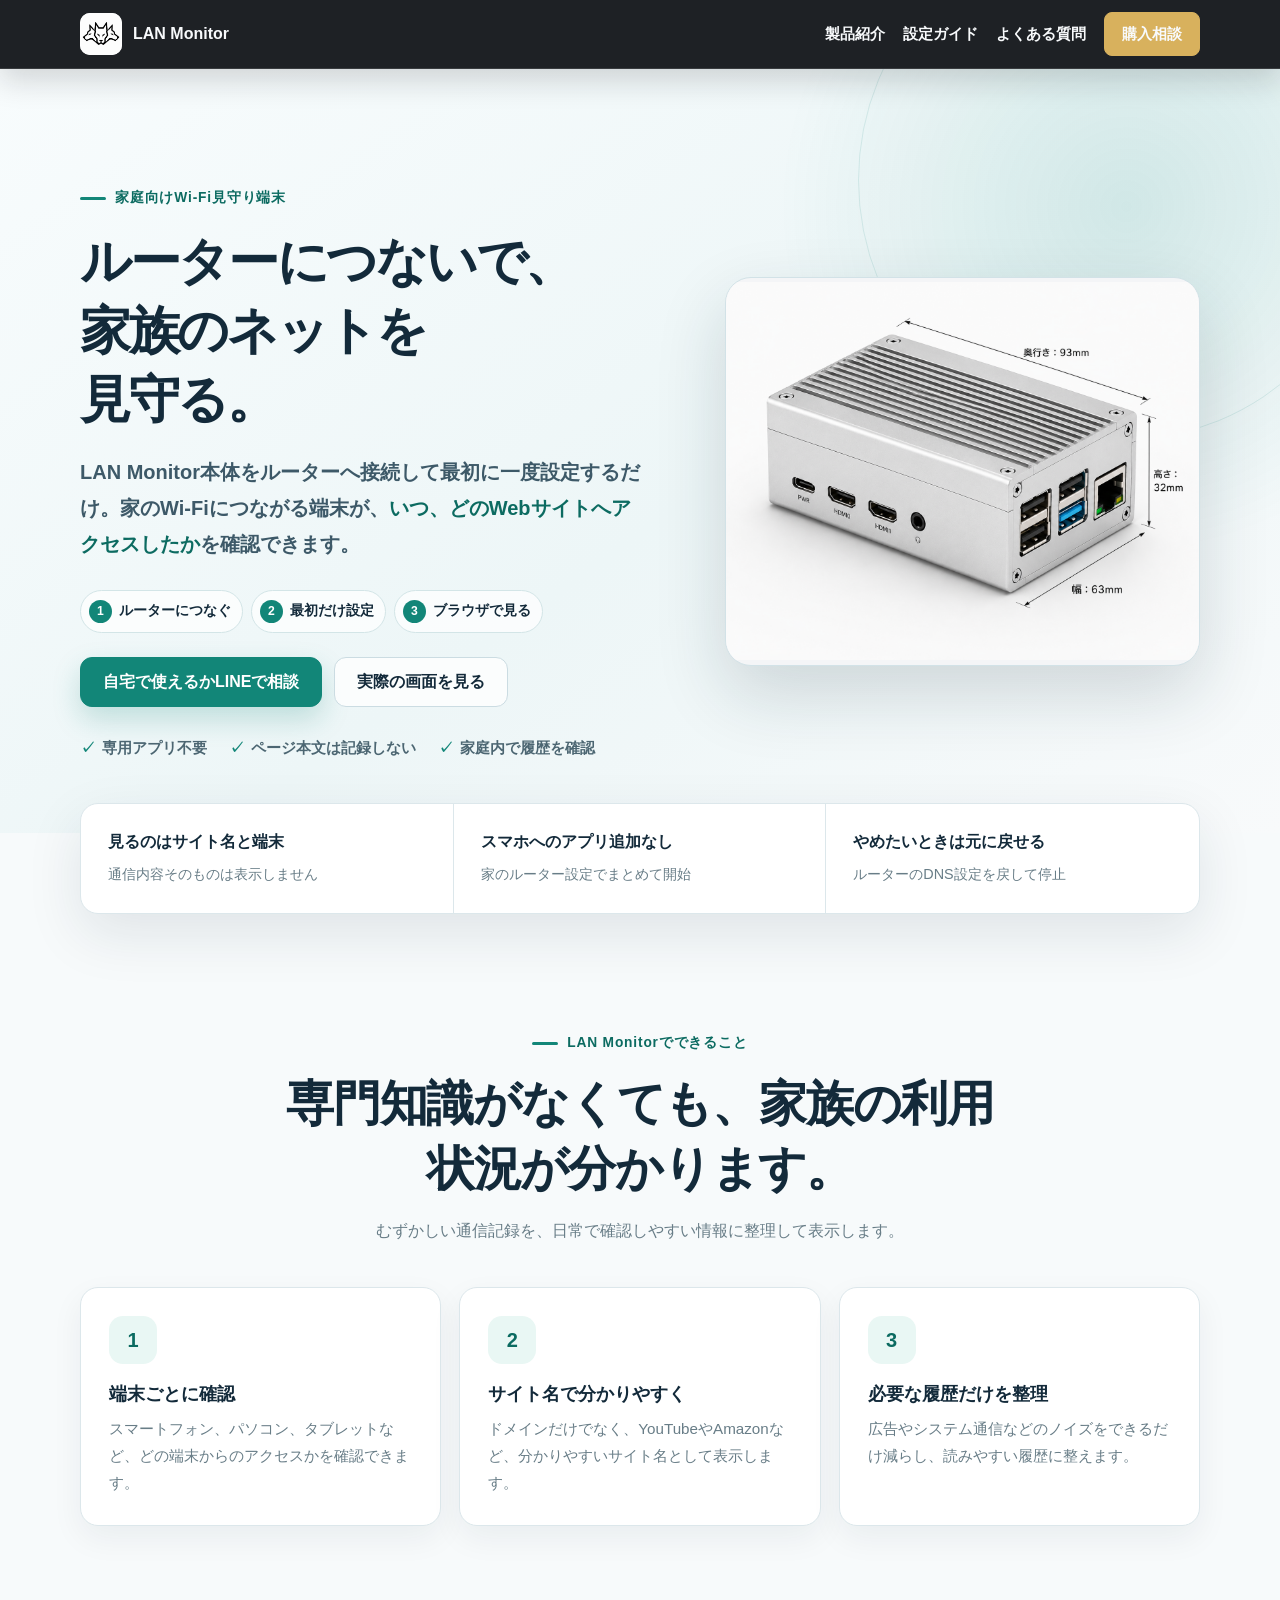
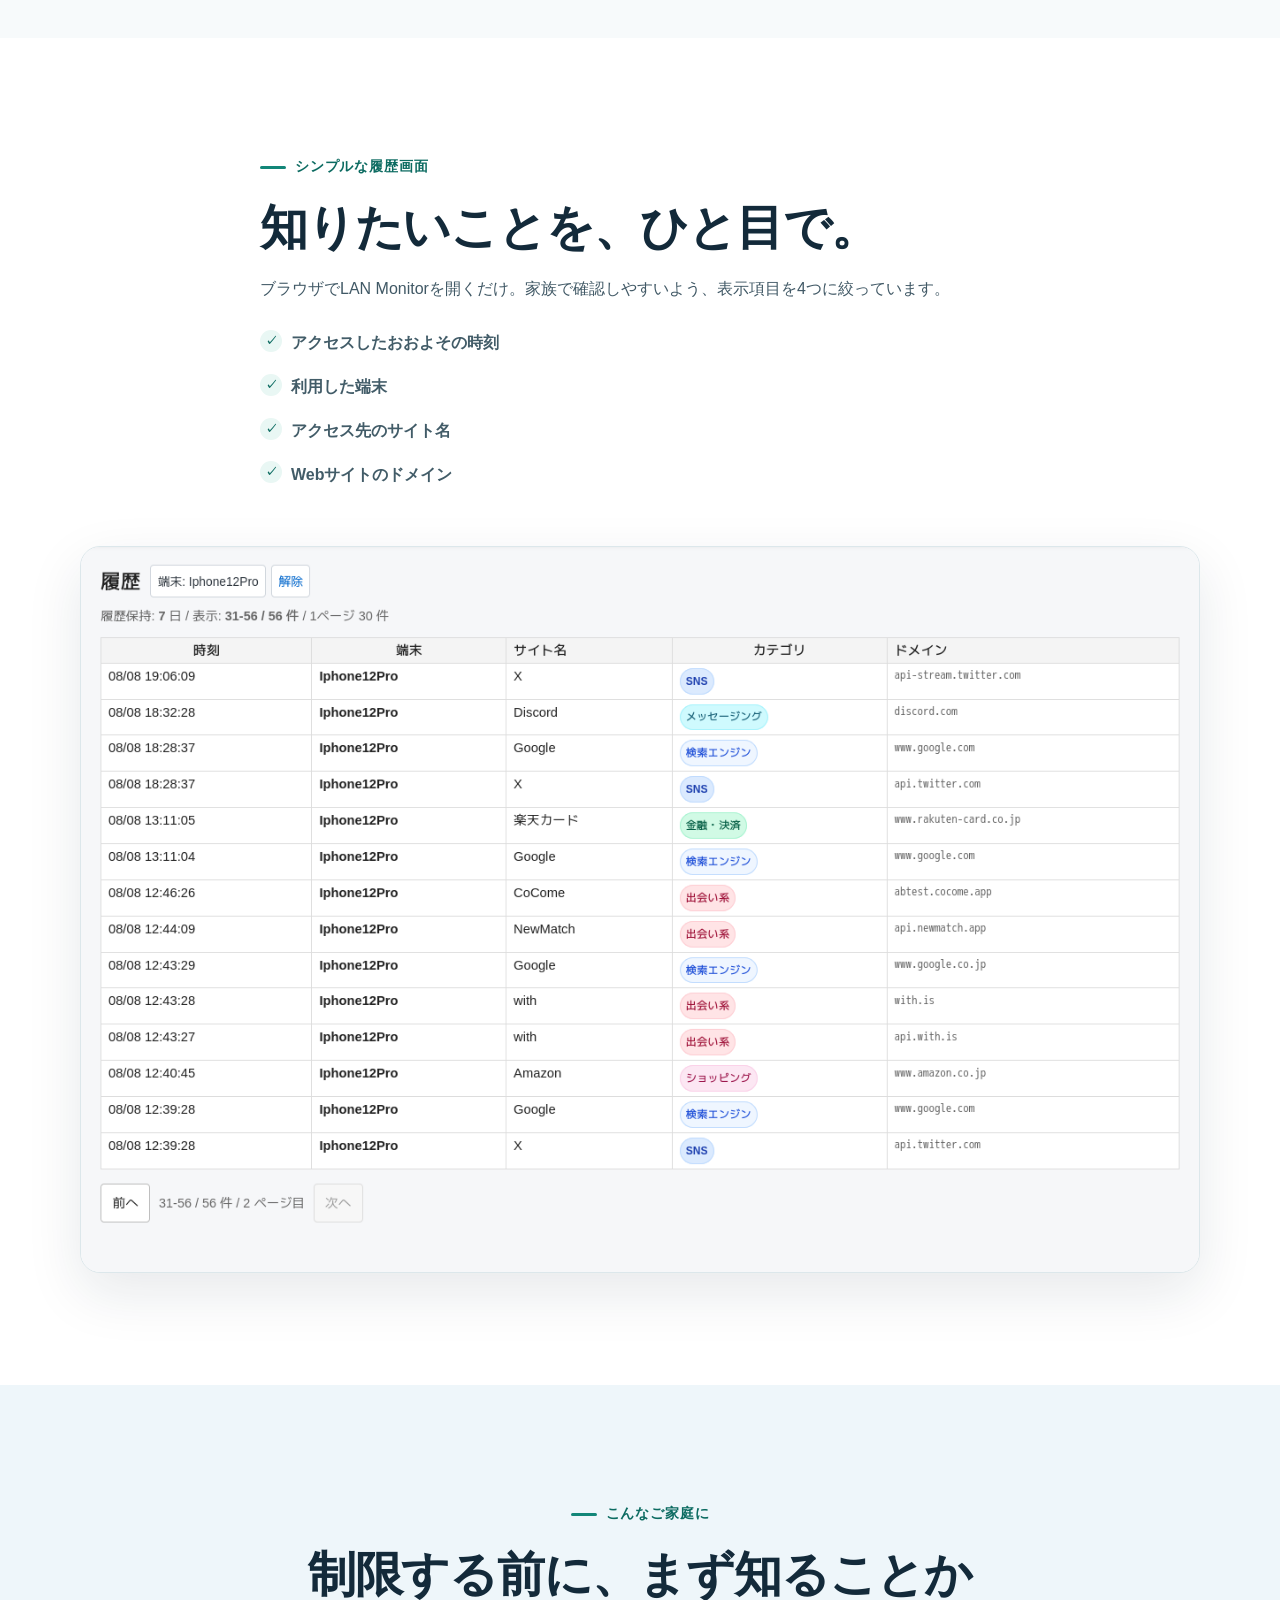
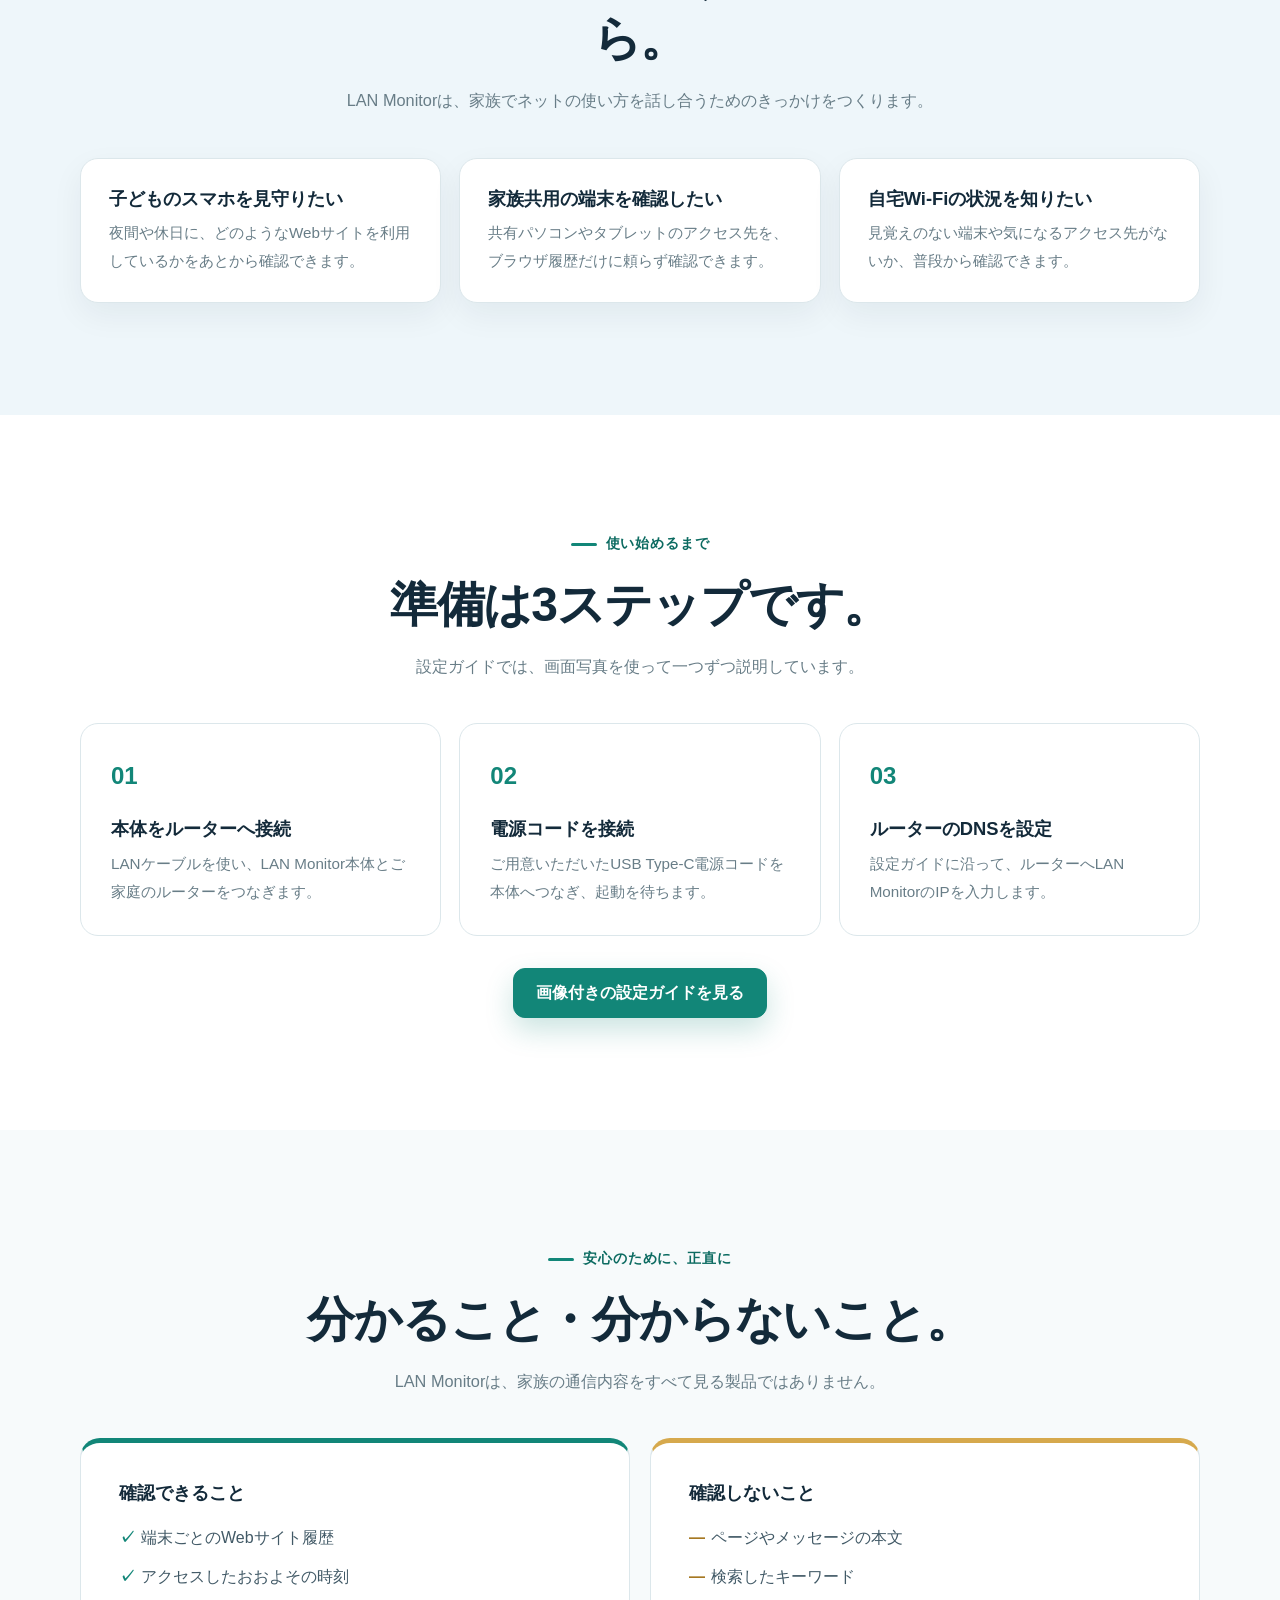
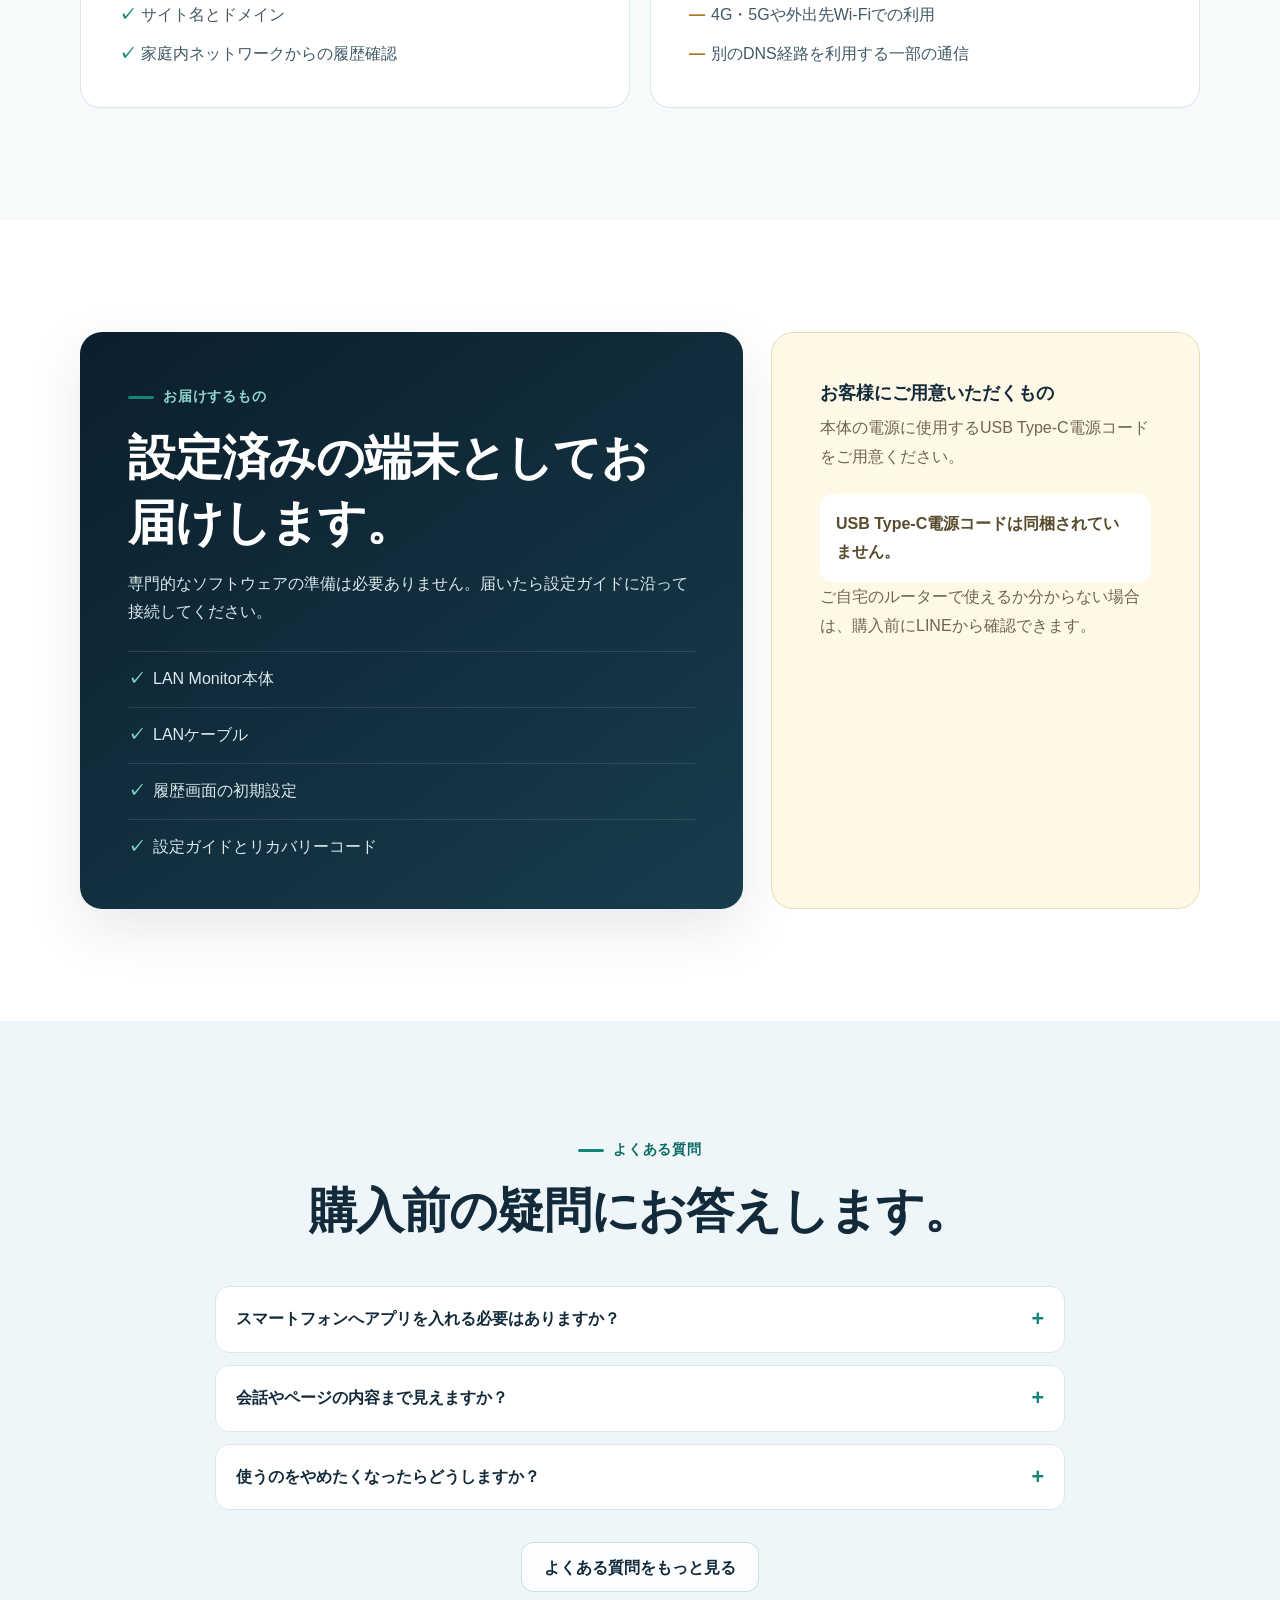
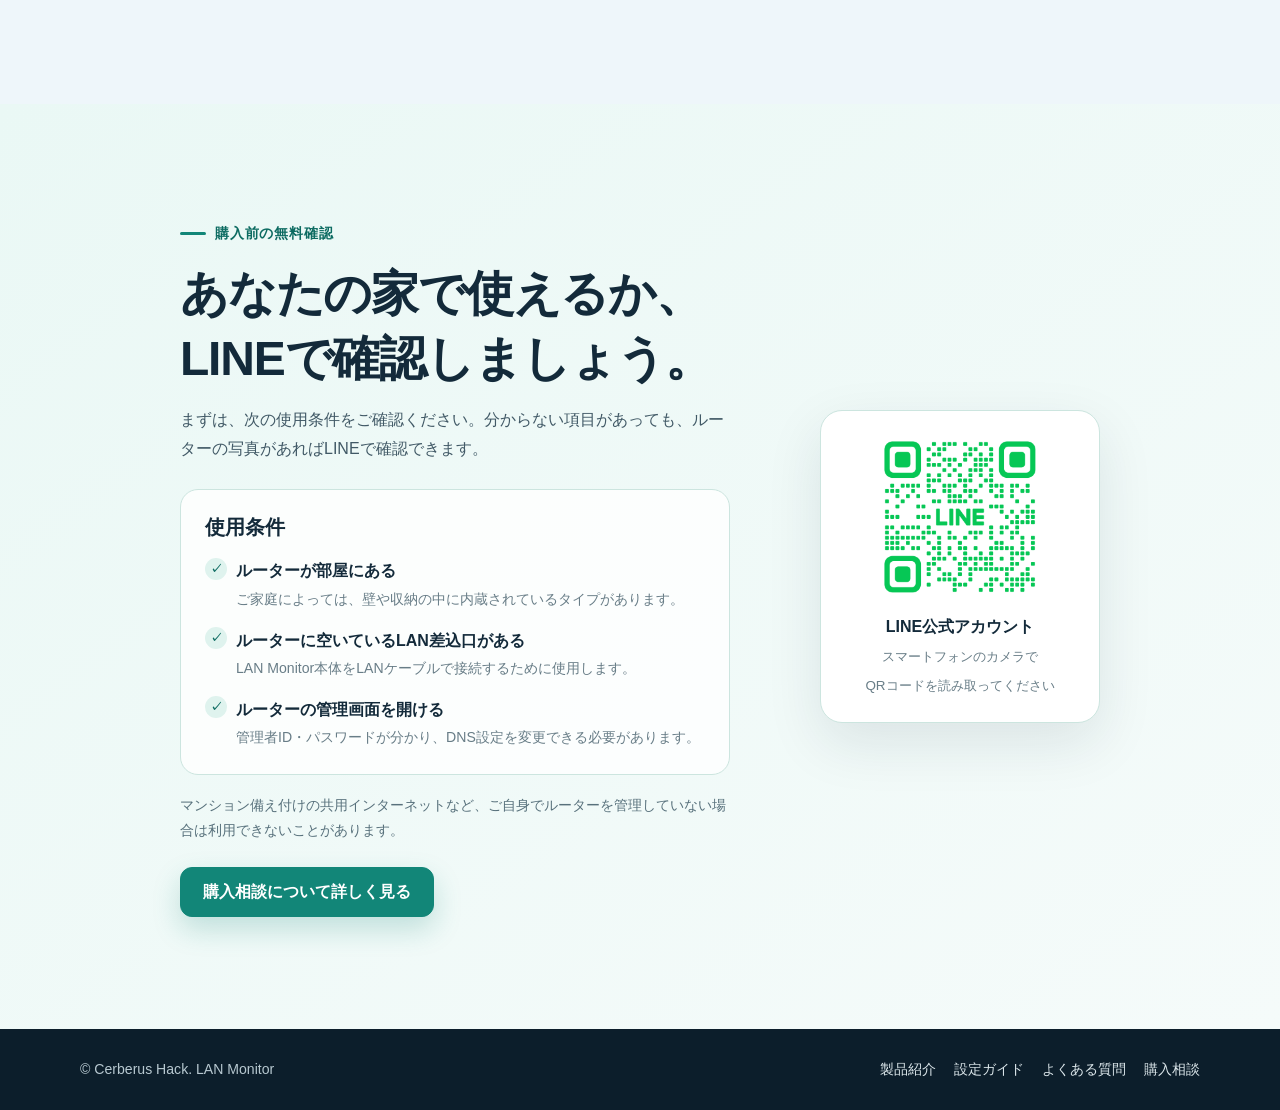
<file: index.html>
<!DOCTYPE html>
<html lang="ja">
<head>
  <meta charset="UTF-8">
  <meta name="viewport" content="width=device-width, initial-scale=1">
  <link rel="icon" type="image/png" sizes="320x320" href="/assets/cerberus-logo.png">
  <link rel="apple-touch-icon" href="/assets/cerberus-logo.png">
  <link rel="manifest" href="/site.webmanifest">
  <meta name="apple-mobile-web-app-title" content="LAN Monitor">
  <title>LAN Monitor | おうちのWi-Fi利用を、やさしく見守る</title>
  <meta name="description" content="LAN Monitorは、家のWi-FiにつないだスマホやパソコンのWebサイト履歴を、端末ごとに確認できる家庭向け見守り端末です。">
  <meta property="og:title" content="LAN Monitor | おうちのWi-Fi利用を、やさしく見守る">
  <meta property="og:description" content="専用アプリ不要。家族のWeb利用を、サイト名と端末ごとの読みやすい履歴で確認できます。">
  <meta property="og:type" content="website">
  <meta property="og:url" content="https://lanmonitor.cerberushack.com/">
  <meta property="og:image" content="https://lanmonitor.cerberushack.com/assets/lanmonitor-device.png">
  <link rel="canonical" href="https://lanmonitor.cerberushack.com/">
  <link rel="stylesheet" href="assets/lanmonitor-product.css">
  <link rel="stylesheet" href="assets/lanmonitor-header.css">
</head>
<body>
  <header class="site-header">
    <nav class="nav" aria-label="メインナビゲーション">
      <a class="brand" href="/" aria-label="LAN Monitor トップページ">
        <img src="assets/cerberus-logo.png" alt="" width="42" height="42">
        <span>LAN Monitor</span>
      </a>
      <div class="nav-links">
        <a href="/#features">製品紹介</a>
        <a href="/usage/">設定ガイド</a>
        <a href="/qa/">よくある質問</a>
        <a class="button" href="/contact/">購入相談</a>
      </div>
    </nav>
  </header>

  <main>
    <section class="hero">
      <div class="container hero-grid">
        <div>
          <p class="eyebrow">家庭向けWi-Fi見守り端末</p>
          <h1>ルーターにつないで、<br>家族のネットを<br>見守る。</h1>
          <p class="hero-lead">LAN Monitor本体をルーターへ接続して最初に一度設定するだけ。家のWi-Fiにつながる端末が、<strong>いつ、どのWebサイトへアクセスしたか</strong>を確認できます。</p>
          <ol class="hero-flow" aria-label="利用開始までの流れ">
            <li><span>1</span>ルーターにつなぐ</li>
            <li><span>2</span>最初だけ設定</li>
            <li><span>3</span>ブラウザで見る</li>
          </ol>
          <div class="hero-actions">
            <a class="button primary" href="#line-contact">自宅で使えるかLINEで相談</a>
            <a class="button ghost" href="#screen">実際の画面を見る</a>
          </div>
          <ul class="trust-row" aria-label="製品の特徴">
            <li>専用アプリ不要</li>
            <li>ページ本文は記録しない</li>
            <li>家庭内で履歴を確認</li>
          </ul>
        </div>
        <div class="hero-visual">
          <div class="hero-frame device-frame">
            <img src="assets/lanmonitor-device.png" alt="LAN Monitorのシルバーケース製品端末。幅63mm、高さ32mm、奥行き93mm。" width="1402" height="1122">
          </div>
        </div>
      </div>
    </section>

    <aside class="assurance" aria-label="安心して使える理由">
      <div class="container assurance-grid">
        <div class="assurance-item">
          <strong>見るのはサイト名と端末</strong>
          <span>通信内容そのものは表示しません</span>
        </div>
        <div class="assurance-item">
          <strong>スマホへのアプリ追加なし</strong>
          <span>家のルーター設定でまとめて開始</span>
        </div>
        <div class="assurance-item">
          <strong>やめたいときは元に戻せる</strong>
          <span>ルーターのDNS設定を戻して停止</span>
        </div>
      </div>
    </aside>

    <section class="section" id="features" aria-labelledby="features-title">
      <div class="container">
        <div class="section-heading">
          <p class="eyebrow">LAN Monitorでできること</p>
          <h2 id="features-title">専門知識がなくても、家族の利用状況が分かります。</h2>
          <p>むずかしい通信記録を、日常で確認しやすい情報に整理して表示します。</p>
        </div>
        <div class="feature-grid">
          <article class="feature-card">
            <span class="feature-icon" aria-hidden="true">1</span>
            <h3>端末ごとに確認</h3>
            <p>スマートフォン、パソコン、タブレットなど、どの端末からのアクセスかを確認できます。</p>
          </article>
          <article class="feature-card">
            <span class="feature-icon" aria-hidden="true">2</span>
            <h3>サイト名で分かりやすく</h3>
            <p>ドメインだけでなく、YouTubeやAmazonなど、分かりやすいサイト名として表示します。</p>
          </article>
          <article class="feature-card">
            <span class="feature-icon" aria-hidden="true">3</span>
            <h3>必要な履歴だけを整理</h3>
            <p>広告やシステム通信などのノイズをできるだけ減らし、読みやすい履歴に整えます。</p>
          </article>
        </div>
      </div>
    </section>

    <section class="section white" id="screen" aria-labelledby="screen-title">
      <div class="container screen-grid">
        <div class="screen-copy">
          <p class="eyebrow">シンプルな履歴画面</p>
          <h2 id="screen-title">知りたいことを、ひと目で。</h2>
          <p>ブラウザでLAN Monitorを開くだけ。家族で確認しやすいよう、表示項目を4つに絞っています。</p>
          <ul class="check-list">
            <li>アクセスしたおおよその時刻</li>
            <li>利用した端末</li>
            <li>アクセス先のサイト名</li>
            <li>Webサイトのドメイン</li>
          </ul>
        </div>
        <div class="screen-shot">
          <img src="assets/lanmonitor-admin-panel.png" alt="時刻、端末、サイト名、ドメインが並ぶLAN Monitorの履歴画面" width="1264" height="820">
        </div>
      </div>
    </section>

    <section class="section soft" aria-labelledby="use-title">
      <div class="container">
        <div class="section-heading">
          <p class="eyebrow">こんなご家庭に</p>
          <h2 id="use-title">制限する前に、まず知ることから。</h2>
          <p>LAN Monitorは、家族でネットの使い方を話し合うためのきっかけをつくります。</p>
        </div>
        <div class="use-grid">
          <article class="use-card">
            <h3>子どものスマホを見守りたい</h3>
            <p>夜間や休日に、どのようなWebサイトを利用しているかをあとから確認できます。</p>
          </article>
          <article class="use-card">
            <h3>家族共用の端末を確認したい</h3>
            <p>共有パソコンやタブレットのアクセス先を、ブラウザ履歴だけに頼らず確認できます。</p>
          </article>
          <article class="use-card">
            <h3>自宅Wi-Fiの状況を知りたい</h3>
            <p>見覚えのない端末や気になるアクセス先がないか、普段から確認できます。</p>
          </article>
        </div>
      </div>
    </section>

    <section class="section white" aria-labelledby="start-title">
      <div class="container">
        <div class="section-heading">
          <p class="eyebrow">使い始めるまで</p>
          <h2 id="start-title">準備は3ステップです。</h2>
          <p>設定ガイドでは、画面写真を使って一つずつ説明しています。</p>
        </div>
        <div class="steps">
          <article class="step">
            <h3>本体をルーターへ接続</h3>
            <p>LANケーブルを使い、LAN Monitor本体とご家庭のルーターをつなぎます。</p>
          </article>
          <article class="step">
            <h3>電源コードを接続</h3>
            <p>ご用意いただいたUSB Type-C電源コードを本体へつなぎ、起動を待ちます。</p>
          </article>
          <article class="step">
            <h3>ルーターのDNSを設定</h3>
            <p>設定ガイドに沿って、ルーターへLAN MonitorのIPを入力します。</p>
          </article>
        </div>
        <p class="center-action"><a class="button primary" href="/usage/">画像付きの設定ガイドを見る</a></p>
      </div>
    </section>

    <section class="section" aria-labelledby="privacy-title">
      <div class="container">
        <div class="section-heading">
          <p class="eyebrow">安心のために、正直に</p>
          <h2 id="privacy-title">分かること・分からないこと。</h2>
          <p>LAN Monitorは、家族の通信内容をすべて見る製品ではありません。</p>
        </div>
        <div class="honesty-grid">
          <article class="honesty-card can">
            <h3>確認できること</h3>
            <ul>
              <li>端末ごとのWebサイト履歴</li>
              <li>アクセスしたおおよその時刻</li>
              <li>サイト名とドメイン</li>
              <li>家庭内ネットワークからの履歴確認</li>
            </ul>
          </article>
          <article class="honesty-card cannot">
            <h3>確認しないこと</h3>
            <ul>
              <li>ページやメッセージの本文</li>
              <li>検索したキーワード</li>
              <li>4G・5Gや外出先Wi-Fiでの利用</li>
              <li>別のDNS経路を利用する一部の通信</li>
            </ul>
          </article>
        </div>
      </div>
    </section>

    <section class="section white" aria-labelledby="package-title">
      <div class="container package">
        <article class="package-main">
          <p class="eyebrow">お届けするもの</p>
          <h2 id="package-title">設定済みの端末としてお届けします。</h2>
          <p>専門的なソフトウェアの準備は必要ありません。届いたら設定ガイドに沿って接続してください。</p>
          <ul class="package-list">
            <li>LAN Monitor本体</li>
            <li>LANケーブル</li>
            <li>履歴画面の初期設定</li>
            <li>設定ガイドとリカバリーコード</li>
          </ul>
        </article>
        <aside class="package-side">
          <h3>お客様にご用意いただくもの</h3>
          <p>本体の電源に使用するUSB Type-C電源コードをご用意ください。</p>
          <p class="important">USB Type-C電源コードは同梱されていません。</p>
          <p>ご自宅のルーターで使えるか分からない場合は、購入前にLINEから確認できます。</p>
        </aside>
      </div>
    </section>

    <section class="section soft" aria-labelledby="faq-title">
      <div class="container">
        <div class="section-heading">
          <p class="eyebrow">よくある質問</p>
          <h2 id="faq-title">購入前の疑問にお答えします。</h2>
        </div>
        <div class="faq-list">
          <details>
            <summary>スマートフォンへアプリを入れる必要はありますか？</summary>
            <p>ありません。LAN Monitor本体とルーターを設定し、家のWi-Fiにつながる端末をまとめて見守ります。</p>
          </details>
          <details>
            <summary>会話やページの内容まで見えますか？</summary>
            <p>見えません。表示するのは、おおよその時刻、端末、サイト名、ドメインです。ページ本文、検索キーワード、メッセージ本文は記録しません。</p>
          </details>
          <details>
            <summary>使うのをやめたくなったらどうしますか？</summary>
            <p>ルーターのDNS設定を変更前の状態へ戻すことで停止できます。詳しい手順は設定ガイドをご確認ください。</p>
          </details>
        </div>
        <p class="center-action"><a class="button ghost" href="/qa/">よくある質問をもっと見る</a></p>
      </div>
    </section>

    <section class="section line-section" id="line-contact" aria-labelledby="line-title">
      <div class="container line-wrap">
        <div class="line-copy">
          <p class="eyebrow">購入前の無料確認</p>
          <h2 id="line-title">あなたの家で使えるか、LINEで確認しましょう。</h2>
          <p>まずは、次の使用条件をご確認ください。分からない項目があっても、ルーターの写真があればLINEで確認できます。</p>
          <div class="requirements" aria-labelledby="requirements-title">
            <h3 id="requirements-title">使用条件</h3>
            <ul>
              <li>
                <strong>ルーターが部屋にある</strong>
                <span>ご家庭によっては、壁や収納の中に内蔵されているタイプがあります。</span>
              </li>
              <li>
                <strong>ルーターに空いているLAN差込口がある</strong>
                <span>LAN Monitor本体をLANケーブルで接続するために使用します。</span>
              </li>
              <li>
                <strong>ルーターの管理画面を開ける</strong>
                <span>管理者ID・パスワードが分かり、DNS設定を変更できる必要があります。</span>
              </li>
            </ul>
          </div>
          <p class="shared-network-note">マンション備え付けの共用インターネットなど、ご自身でルーターを管理していない場合は利用できないことがあります。</p>
          <a class="button primary" href="/contact/">購入相談について詳しく見る</a>
        </div>
        <div class="line-card">
          <img src="assets/LineAddQR.png" alt="LAN Monitor LINE公式アカウント追加用QRコード" width="540" height="540">
          <strong>LINE公式アカウント</strong>
          <span>スマートフォンのカメラで<br>QRコードを読み取ってください</span>
        </div>
      </div>
    </section>
  </main>

  <footer class="site-footer">
    <div class="container footer-inner">
      <span>&copy; Cerberus Hack. LAN Monitor</span>
      <div class="footer-links">
        <a href="#features">製品紹介</a>
        <a href="/usage/">設定ガイド</a>
        <a href="/qa/">よくある質問</a>
        <a href="/contact/">購入相談</a>
      </div>
    </div>
  </footer>
</body>
</html>
</file>
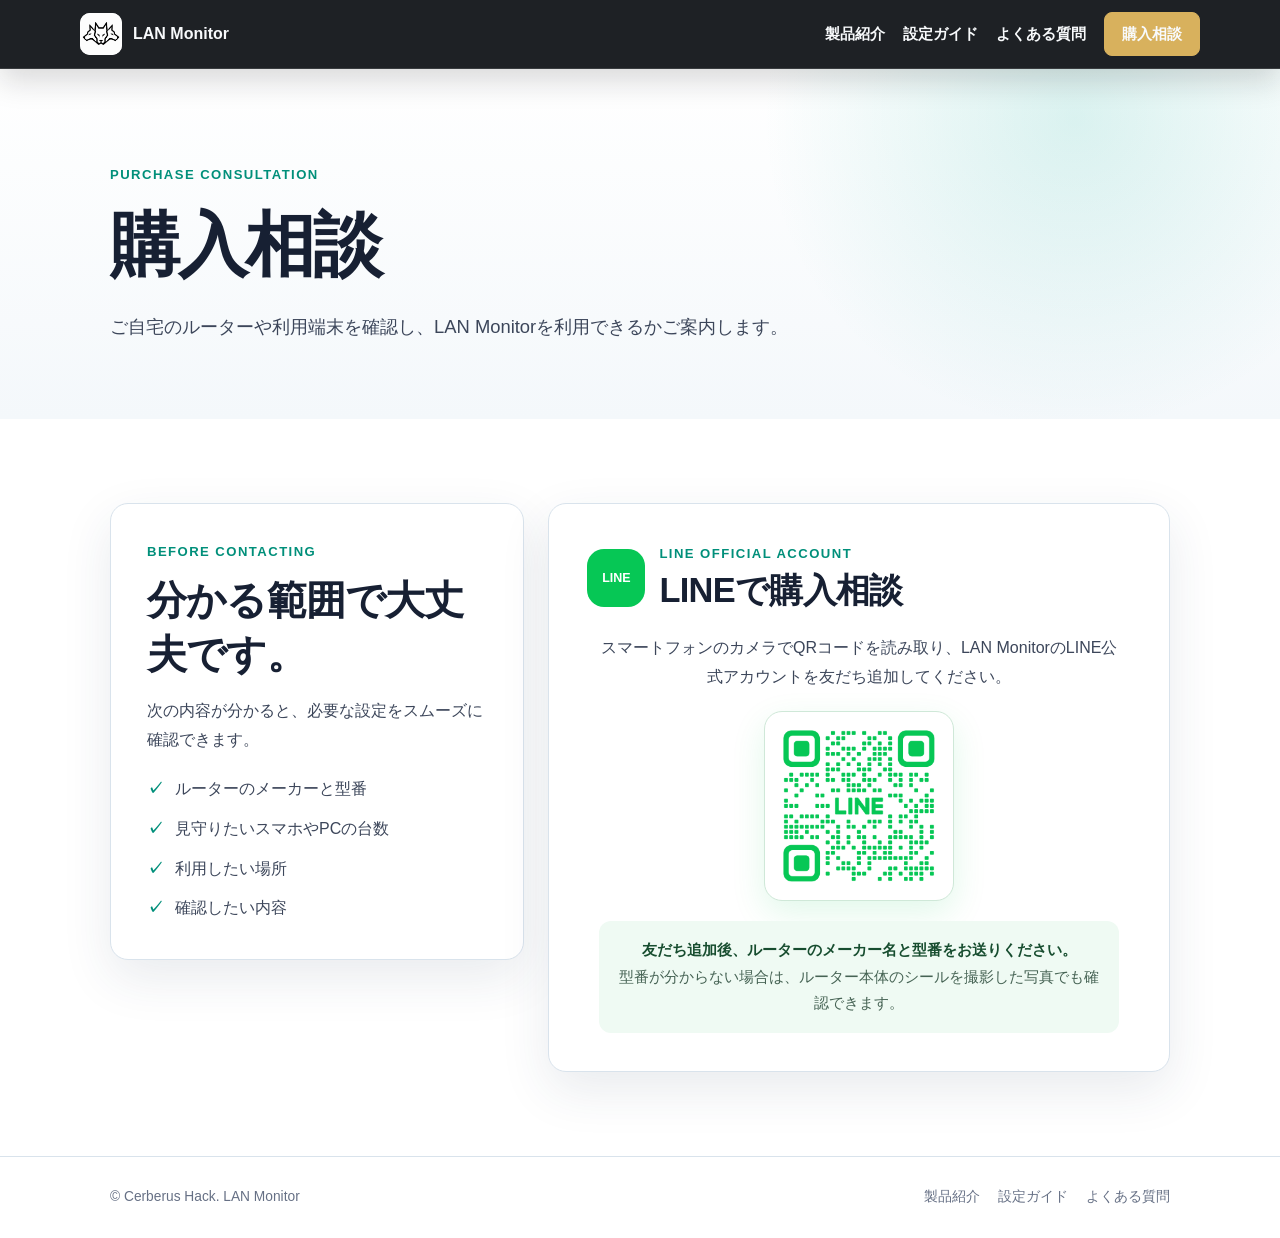
<file: contact/index.html>
<!DOCTYPE html>
<html lang="ja">
<head>
  <meta charset="UTF-8">
  <meta name="viewport" content="width=device-width, initial-scale=1">
  <link rel="icon" type="image/png" sizes="320x320" href="/assets/cerberus-logo.png">
  <link rel="apple-touch-icon" href="/assets/cerberus-logo.png">
  <link rel="manifest" href="/site.webmanifest">
  <meta name="apple-mobile-web-app-title" content="LAN Monitor">
  <title>購入相談 | LAN Monitor</title>
  <meta name="description" content="LAN Monitorをご自宅で利用できるか、ルーターや端末の構成を確認しながらご相談いただけます。">
  <link rel="canonical" href="https://lanmonitor.cerberushack.com/contact/">
  <link rel="stylesheet" href="../assets/lanmonitor-subpage.css">
  <link rel="stylesheet" href="../assets/lanmonitor-header.css">
</head>
<body>
  <header class="site-header">
    <nav class="nav" aria-label="メインナビゲーション">
      <a class="brand" href="/" aria-label="LAN Monitor トップページ">
        <img src="../assets/cerberus-logo.png" alt="" width="42" height="42">
        <span>LAN Monitor</span>
      </a>
      <div class="nav-links">
        <a href="/">製品紹介</a>
        <a href="/usage/">設定ガイド</a>
        <a href="/qa/">よくある質問</a>
        <a class="button primary" href="/contact/">購入相談</a>
      </div>
    </nav>
  </header>

  <main>
    <section class="page-hero">
      <div class="container">
        <p class="kicker">Purchase consultation</p>
        <h1>購入相談</h1>
        <p class="hero-copy">ご自宅のルーターや利用端末を確認し、LAN Monitorを利用できるかご案内します。</p>
      </div>
    </section>

    <section class="section white">
      <div class="container purchase-grid">
        <aside class="info-card">
          <p class="kicker">Before contacting</p>
          <h2>分かる範囲で大丈夫です。</h2>
          <p>次の内容が分かると、必要な設定をスムーズに確認できます。</p>
          <ul>
            <li>ルーターのメーカーと型番</li>
            <li>見守りたいスマホやPCの台数</li>
            <li>利用したい場所</li>
            <li>確認したい内容</li>
          </ul>
        </aside>

        <div class="line-contact-card">
          <div class="line-contact-heading">
            <span class="line-mark" aria-hidden="true">LINE</span>
            <div>
              <p class="kicker">LINE Official Account</p>
              <h2>LINEで購入相談</h2>
            </div>
          </div>
          <p>スマートフォンのカメラでQRコードを読み取り、LAN MonitorのLINE公式アカウントを友だち追加してください。</p>
          <div class="qr-frame">
            <img src="../assets/LineAddQR.png" alt="LAN Monitor LINE公式アカウント追加用QRコード" width="540" height="540">
          </div>
          <p class="line-instruction"><strong>友だち追加後、ルーターのメーカー名と型番をお送りください。</strong><br>型番が分からない場合は、ルーター本体のシールを撮影した写真でも確認できます。</p>
        </div>
      </div>
    </section>
  </main>

  <footer class="site-footer">
    <div class="footer-inner">
      <span>&copy; Cerberus Hack. LAN Monitor</span>
      <div class="footer-links">
        <a href="/">製品紹介</a>
        <a href="/usage/">設定ガイド</a>
        <a href="/qa/">よくある質問</a>
      </div>
    </div>
  </footer>
</body>
</html>
</file>
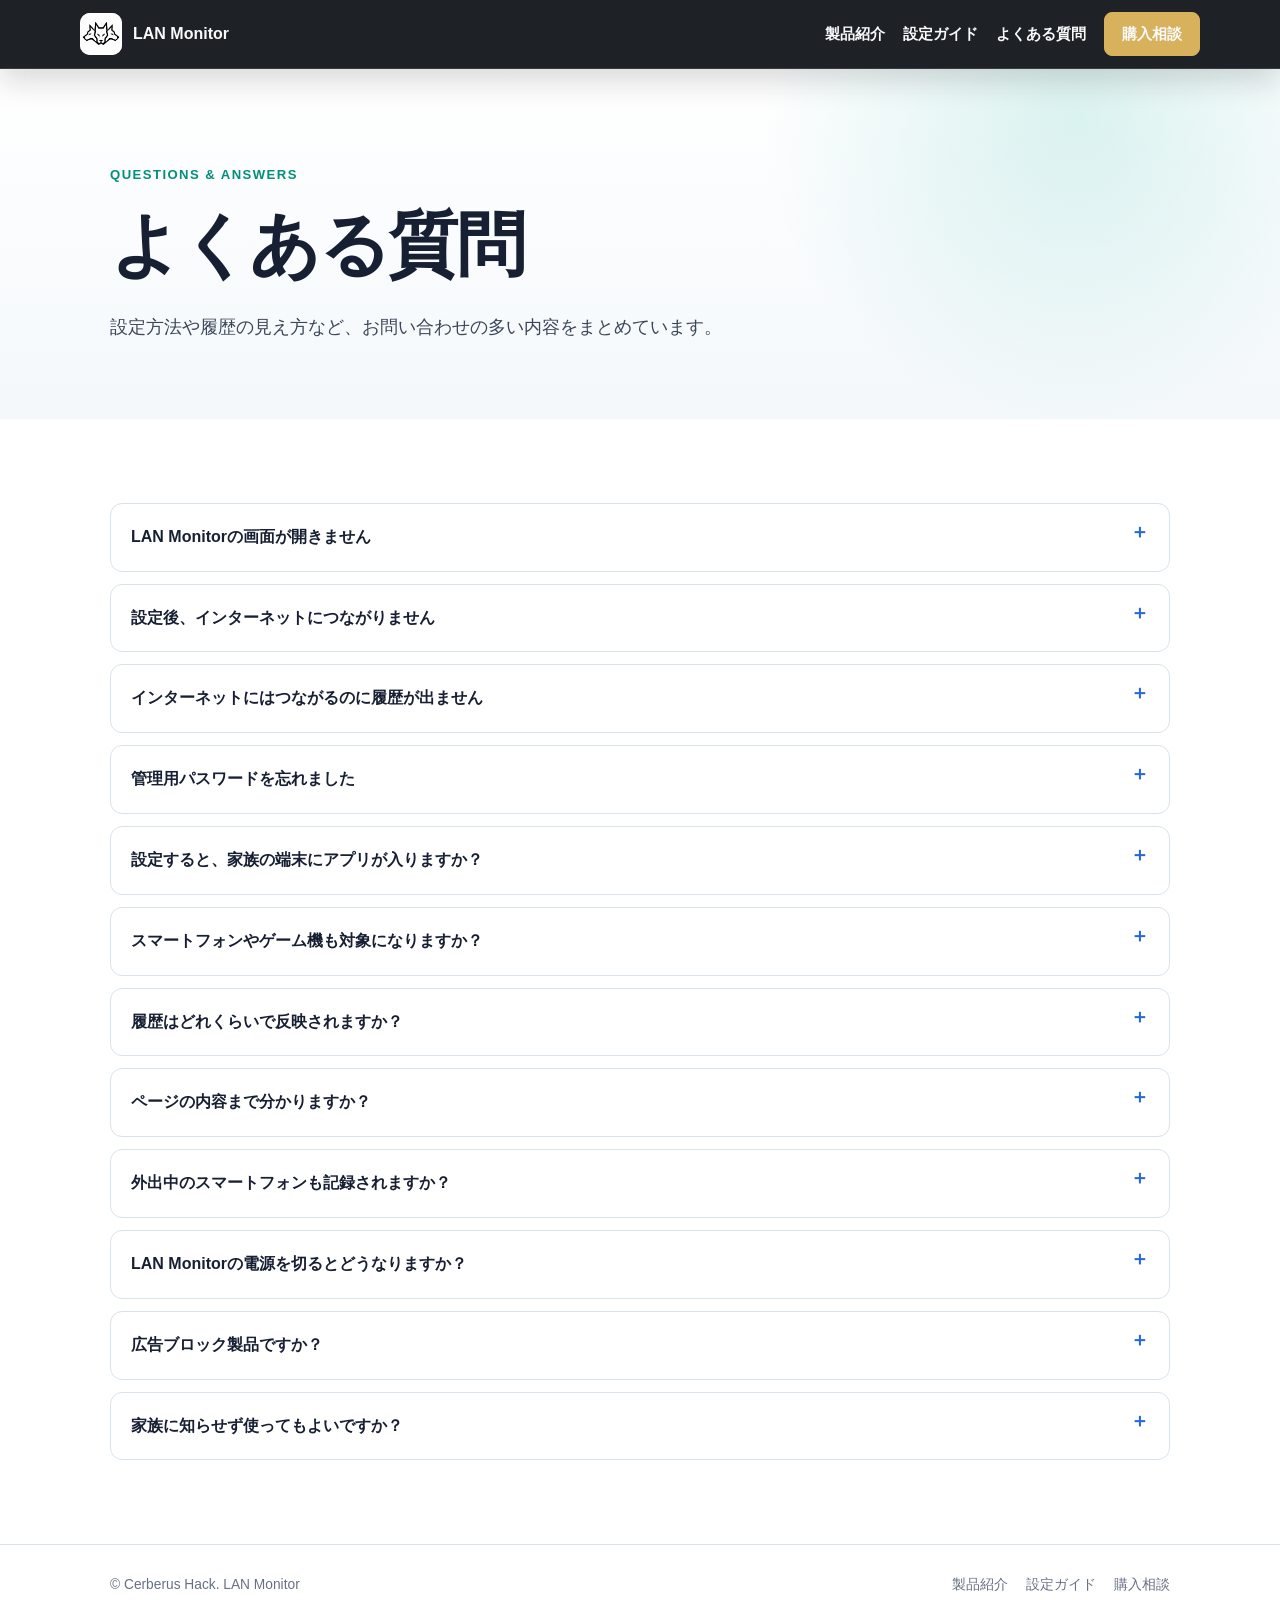
<file: qa/index.html>
<!DOCTYPE html>
<html lang="ja">
<head>
  <meta charset="UTF-8">
  <meta name="viewport" content="width=device-width, initial-scale=1">
  <link rel="icon" type="image/png" sizes="320x320" href="/assets/cerberus-logo.png">
  <link rel="apple-touch-icon" href="/assets/cerberus-logo.png">
  <link rel="manifest" href="/site.webmanifest">
  <meta name="apple-mobile-web-app-title" content="LAN Monitor">
  <title>よくある質問 | LAN Monitor</title>
  <meta name="description" content="LAN Monitorの設定、履歴、対応端末、パスワードについてのよくある質問です。">
  <link rel="canonical" href="https://lanmonitor.cerberushack.com/qa/">
  <link rel="stylesheet" href="../assets/lanmonitor-subpage.css">
  <link rel="stylesheet" href="../assets/lanmonitor-header.css">
</head>
<body>
  <header class="site-header">
    <nav class="nav" aria-label="メインナビゲーション">
      <a class="brand" href="/" aria-label="LAN Monitor トップページ">
        <img src="../assets/cerberus-logo.png" alt="" width="42" height="42">
        <span>LAN Monitor</span>
      </a>
      <div class="nav-links">
        <a href="/">製品紹介</a>
        <a href="/usage/">設定ガイド</a>
        <a href="/qa/">よくある質問</a>
        <a class="button primary" href="/contact/">購入相談</a>
      </div>
    </nav>
  </header>

  <main>
    <section class="page-hero">
      <div class="container">
        <p class="kicker">Questions &amp; answers</p>
        <h1>よくある質問</h1>
        <p class="hero-copy">設定方法や履歴の見え方など、お問い合わせの多い内容をまとめています。</p>
      </div>
    </section>

    <section class="section white">
      <div class="container">
        <div class="faq-list">
          <details><summary>LAN Monitorの画面が開きません</summary><div class="details-body"><ol><li>スマホやパソコンが自宅Wi-Fiにつながっているか確認します。</li><li>本体の電源とLANケーブルを差し直し、3分待ちます。</li><li><strong>http://monitor-trafic.local/</strong> をもう一度開きます。</li></ol></div></details>
          <details><summary>設定後、インターネットにつながりません</summary><div class="details-body"><p>ルーターのDNSへ入力した数字が、LAN Monitor画面に表示されたIPと同じか確認してください。</p></div></details>
          <details><summary>インターネットにはつながるのに履歴が出ません</summary><div class="details-body"><ol><li>見守りたい端末のWi-Fiをオフ／オンします。</li><li>Webサイトを新しく開き、十数秒待ちます。</li><li>プライベートリレー、プライベートDNS、セキュアDNSの設定を確認します。</li></ol></div></details>
          <details><summary>管理用パスワードを忘れました</summary><div class="details-body"><p>ログイン画面の<strong>「パスワードを忘れた場合」</strong>を押し、製品に同梱されたリカバリーコードと新しいパスワードを入力してください。</p></div></details>
          <details><summary>設定すると、家族の端末にアプリが入りますか？</summary><div class="details-body"><p>いいえ。スマホやパソコンへアプリを入れる必要はありません。自宅Wi-FiのDNS設定を使って履歴を記録します。</p></div></details>
          <details><summary>スマートフォンやゲーム機も対象になりますか？</summary><div class="details-body"><p>自宅Wi-Fiに接続し、DNS問い合わせがLAN Monitorを通る端末が対象です。機種や設定によっては履歴へ表示されない場合があります。</p></div></details>
          <details><summary>履歴はどれくらいで反映されますか？</summary><div class="details-body"><p>通常はサイトを開いてから数秒〜十数秒程度で表示されます。端末側のキャッシュにより遅れることがあります。</p></div></details>
          <details><summary>ページの内容まで分かりますか？</summary><div class="details-body"><p>分かるのは、おおよその時刻、端末、Webサイト名、ドメインです。ページ本文、検索キーワード、メッセージ本文は記録しません。</p></div></details>
          <details><summary>外出中のスマートフォンも記録されますか？</summary><div class="details-body"><p>いいえ。LAN Monitorを設定した自宅Wi-Fiにつながっている間だけが対象です。4G／5Gや外出先のWi-Fiは対象外です。</p></div></details>
          <details><summary>LAN Monitorの電源を切るとどうなりますか？</summary><div class="details-body"><p>ルーターのDNSがLAN Monitorを向いたままだと、インターネットにつながらなくなることがあります。</p></div></details>
          <details><summary>広告ブロック製品ですか？</summary><div class="details-body"><p>いいえ。Webサイトの利用履歴を見やすく表示することを目的とした製品です。</p></div></details>
          <details><summary>家族に知らせず使ってもよいですか？</summary><div class="details-body"><p>LAN MonitorはWebサイトの利用履歴を扱います。利用者へ知らせ、家庭内で合意したうえで使用してください。</p></div></details>
        </div>
      </div>
    </section>
  </main>

  <footer class="site-footer">
    <div class="footer-inner">
      <span>&copy; Cerberus Hack. LAN Monitor</span>
      <div class="footer-links">
        <a href="/">製品紹介</a>
        <a href="/usage/">設定ガイド</a>
        <a href="/contact/">購入相談</a>
      </div>
    </div>
  </footer>
</body>
</html>
</file>
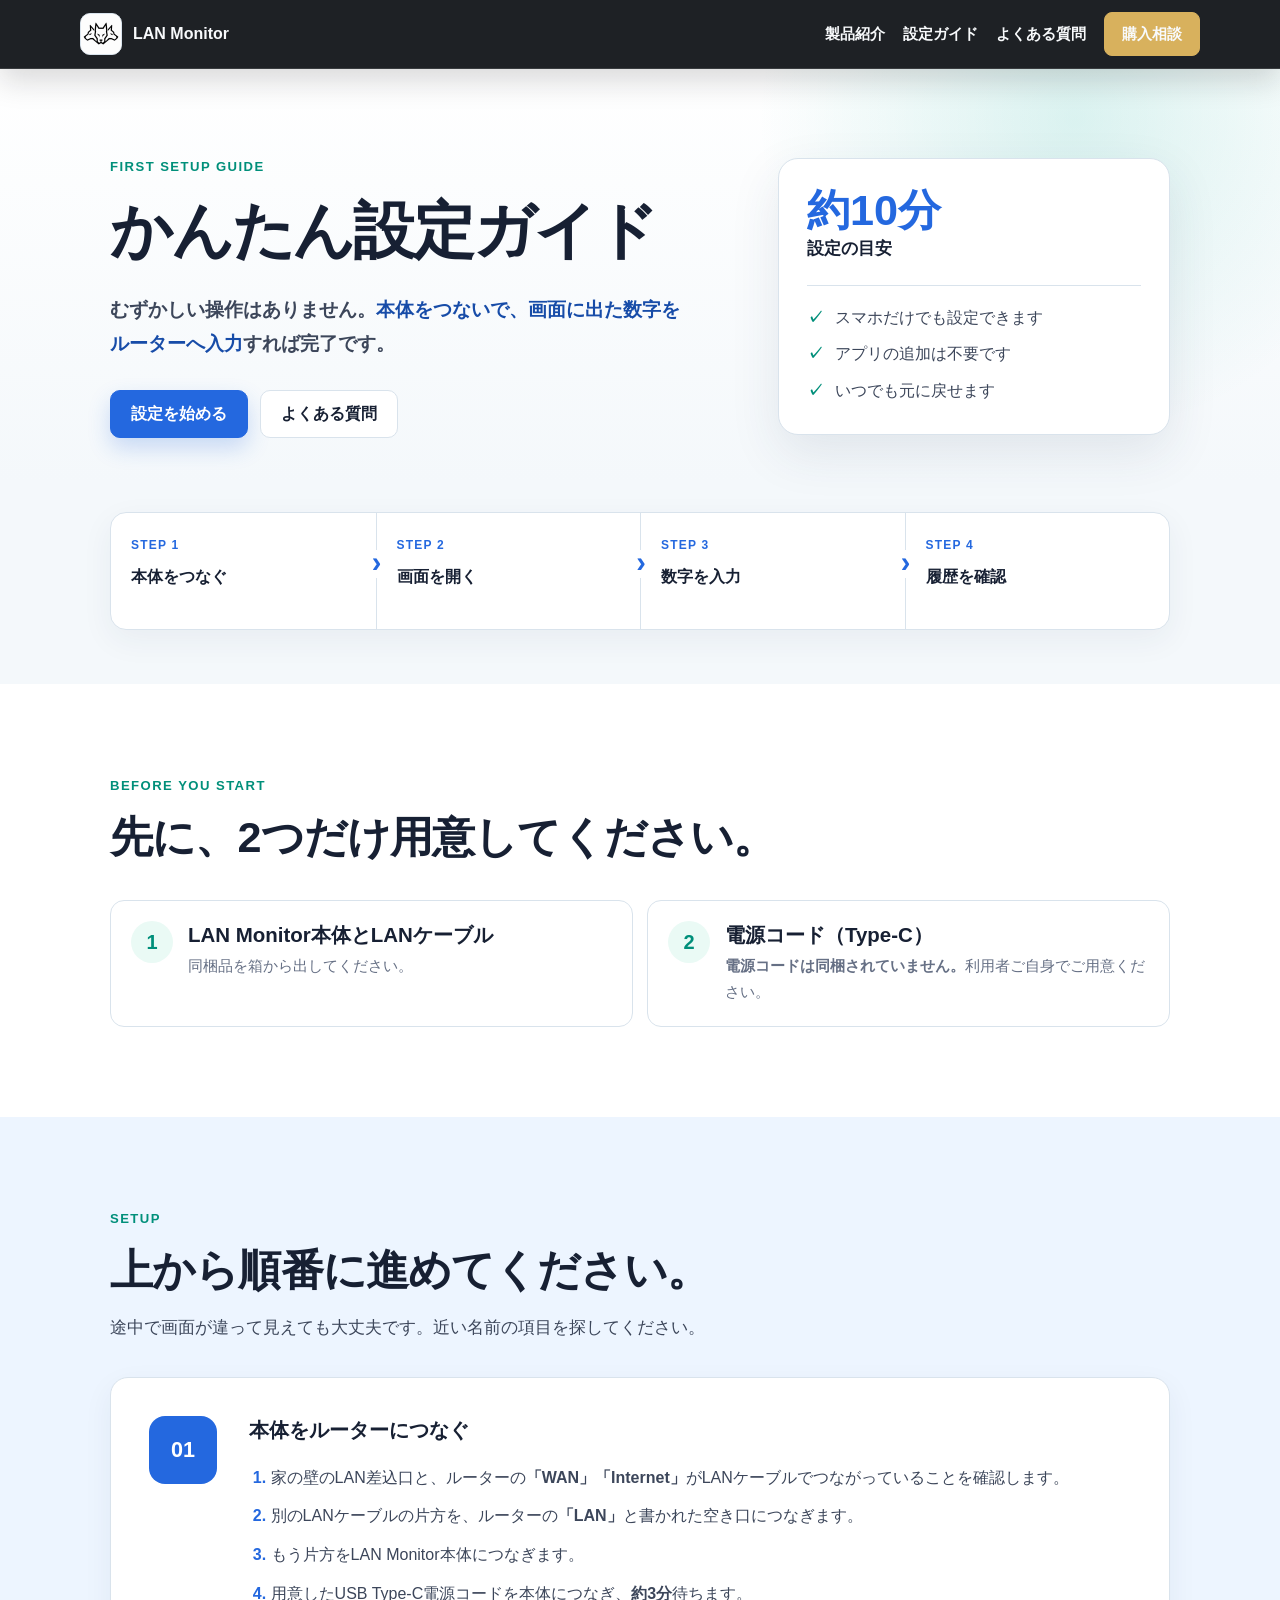
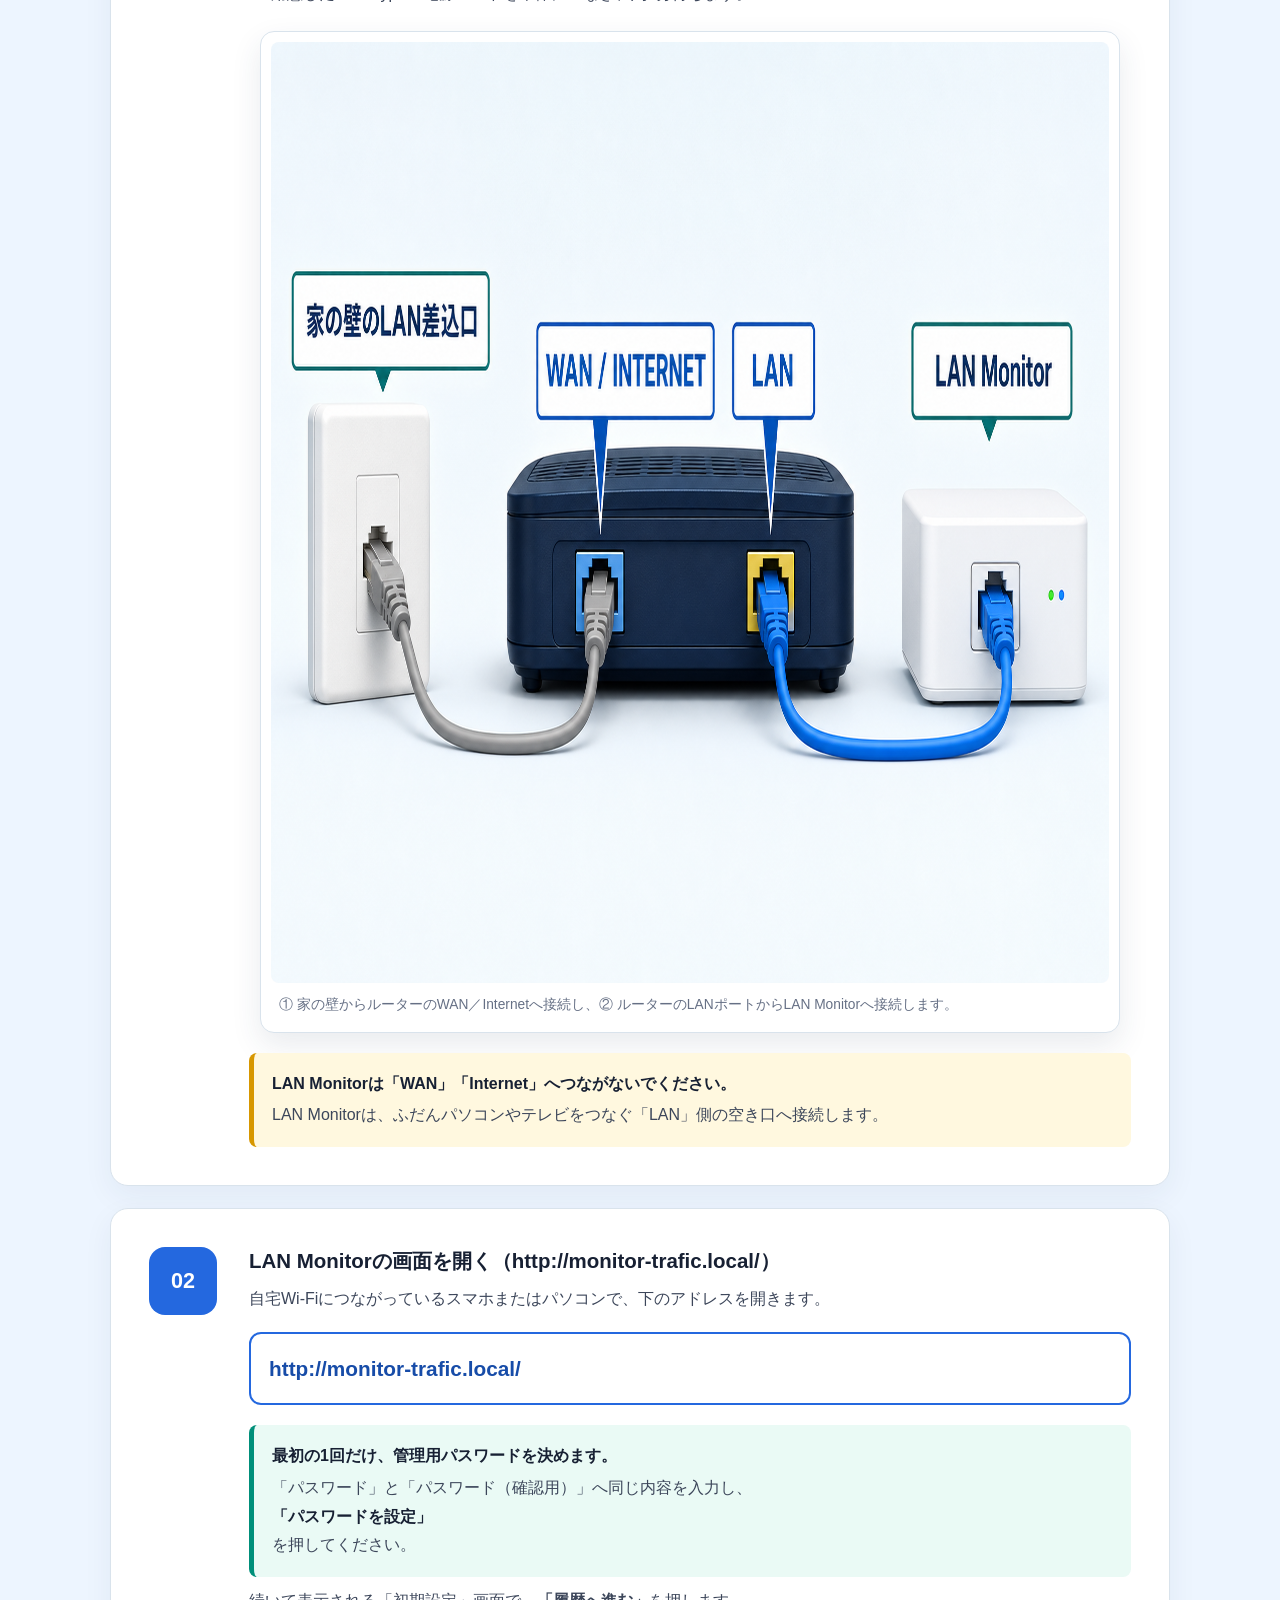
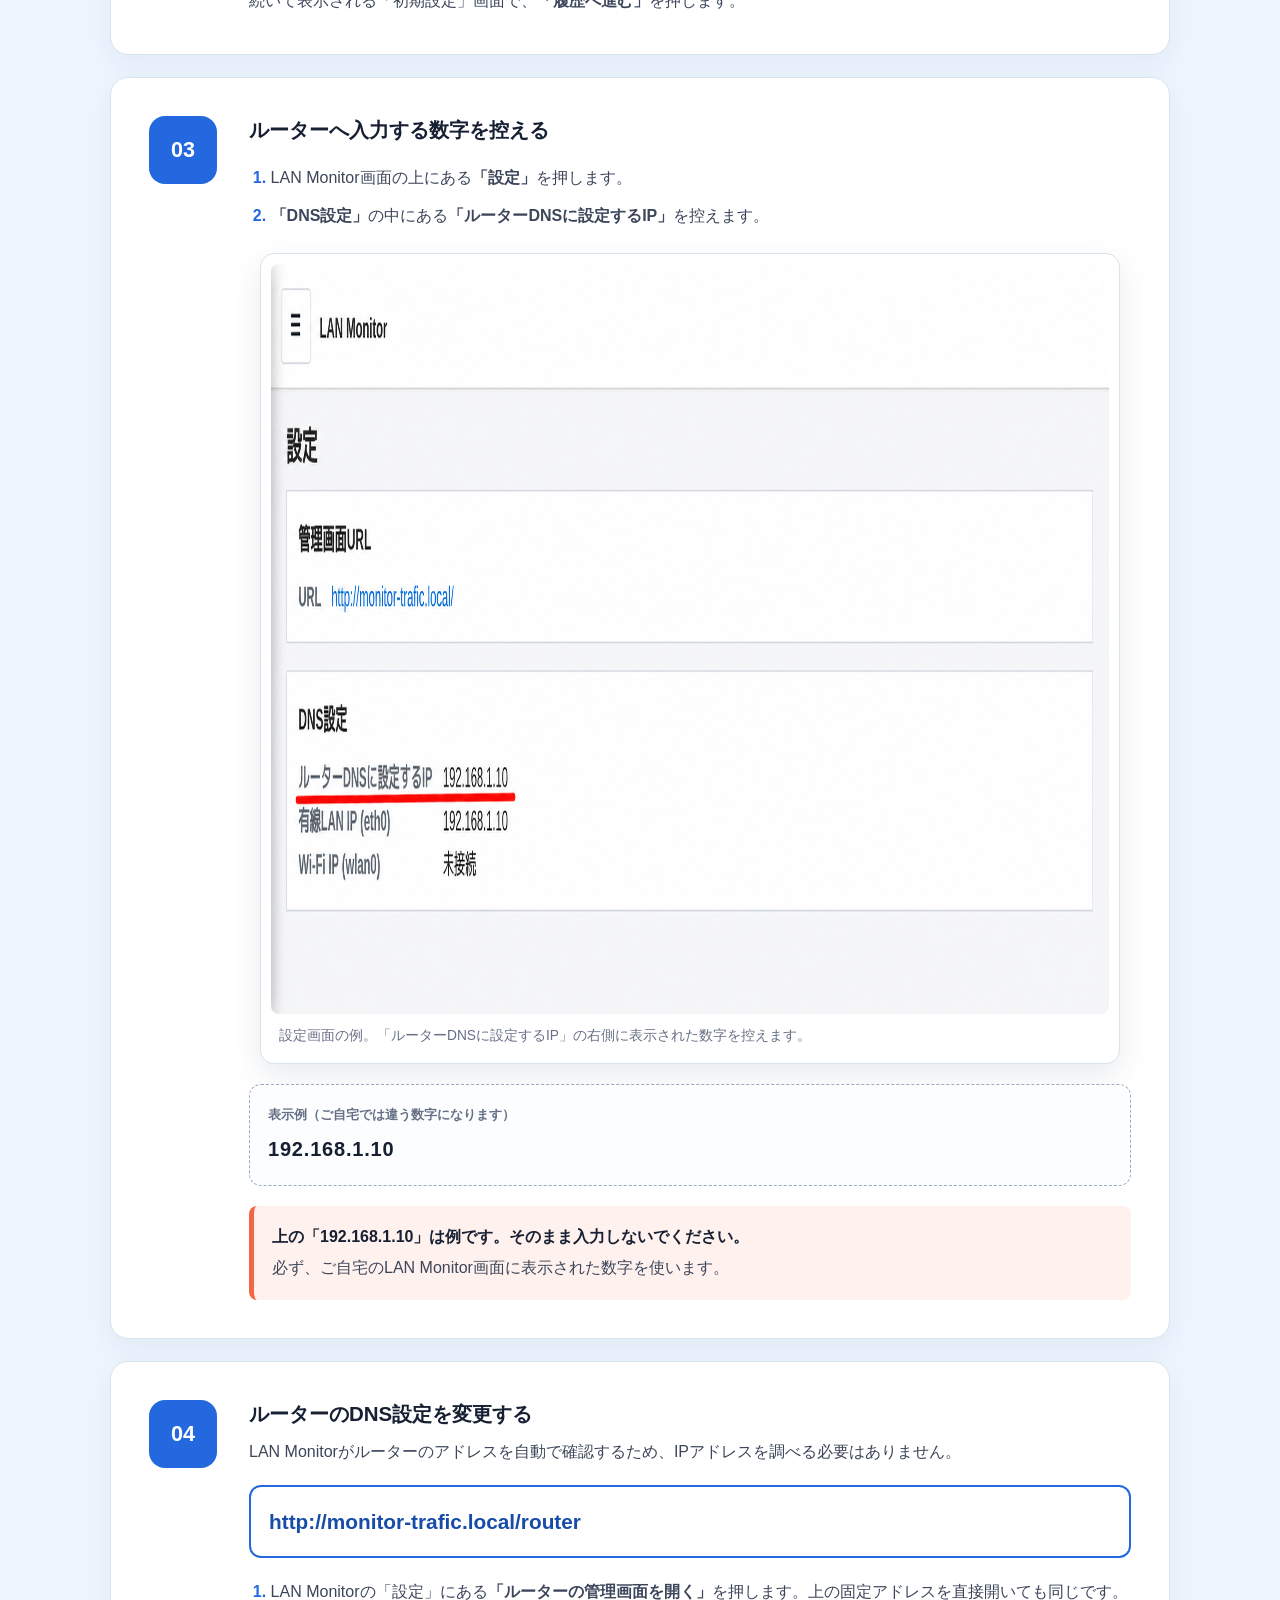
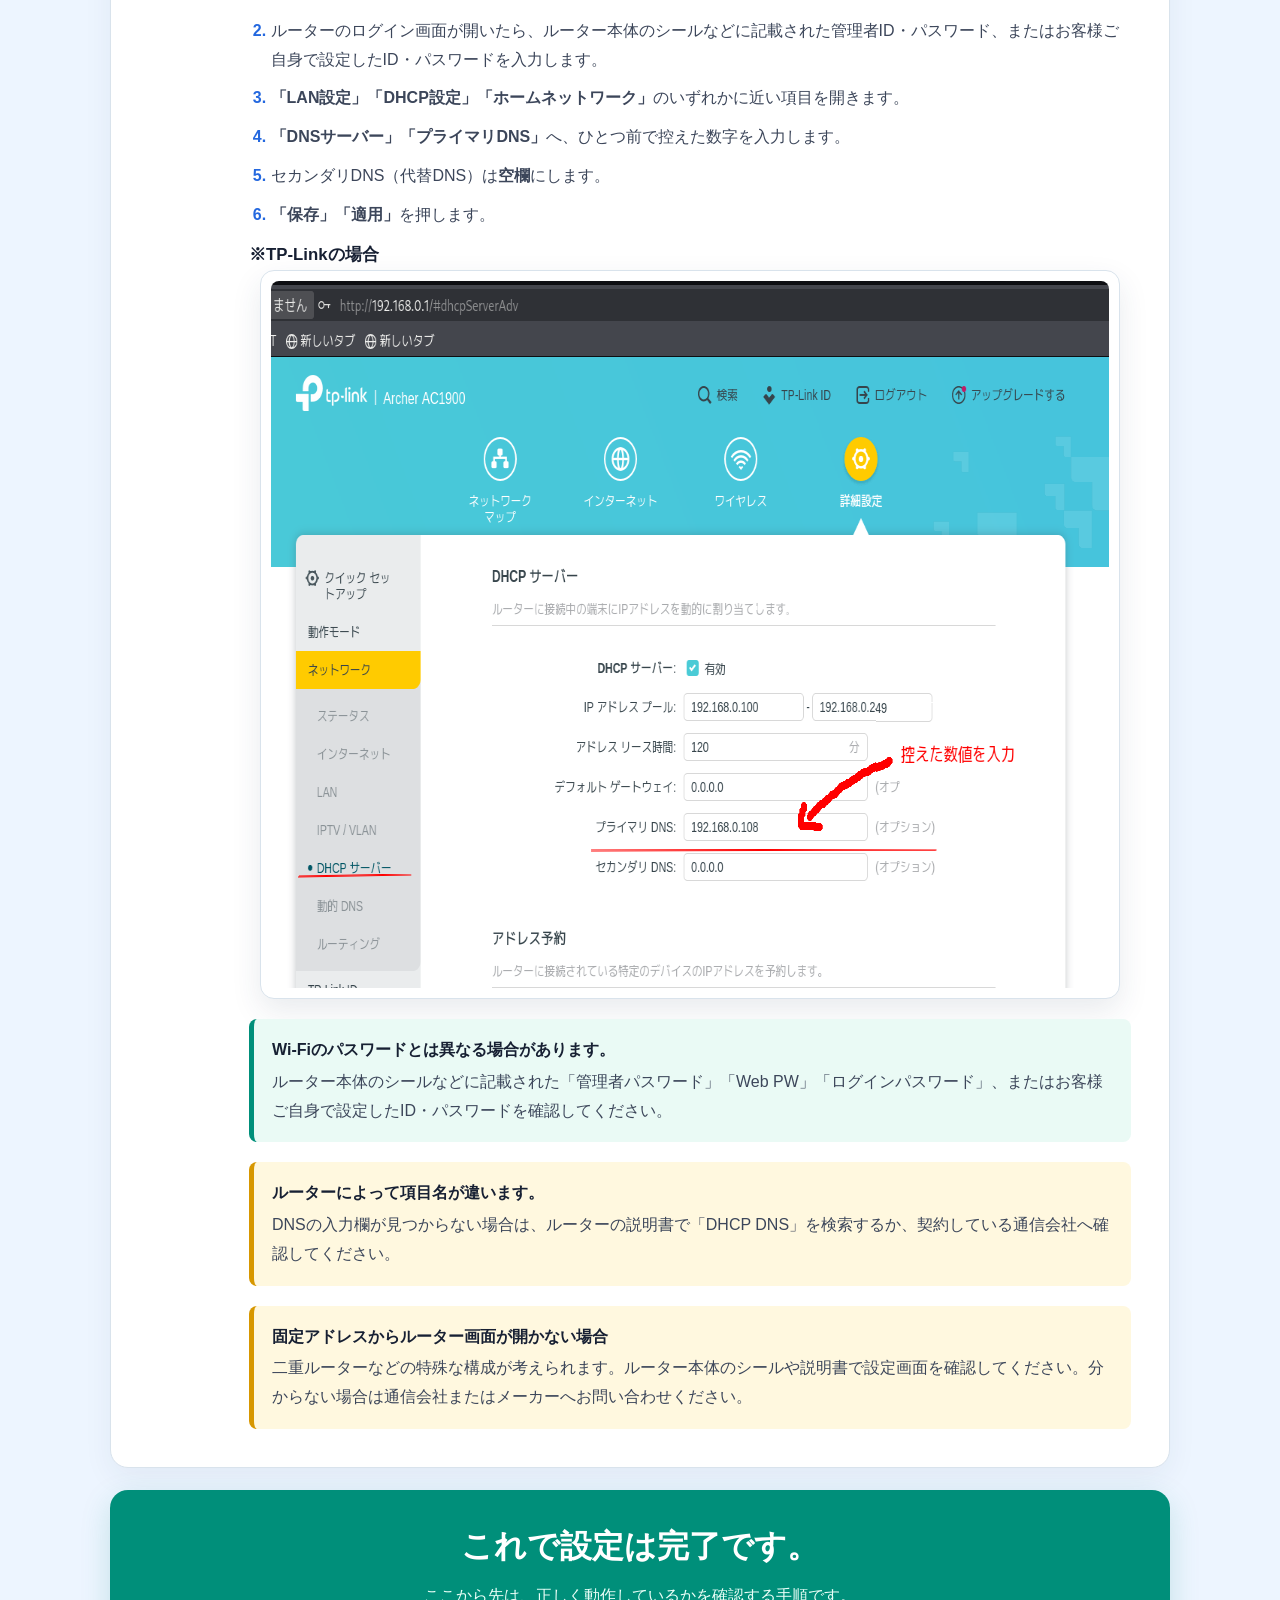
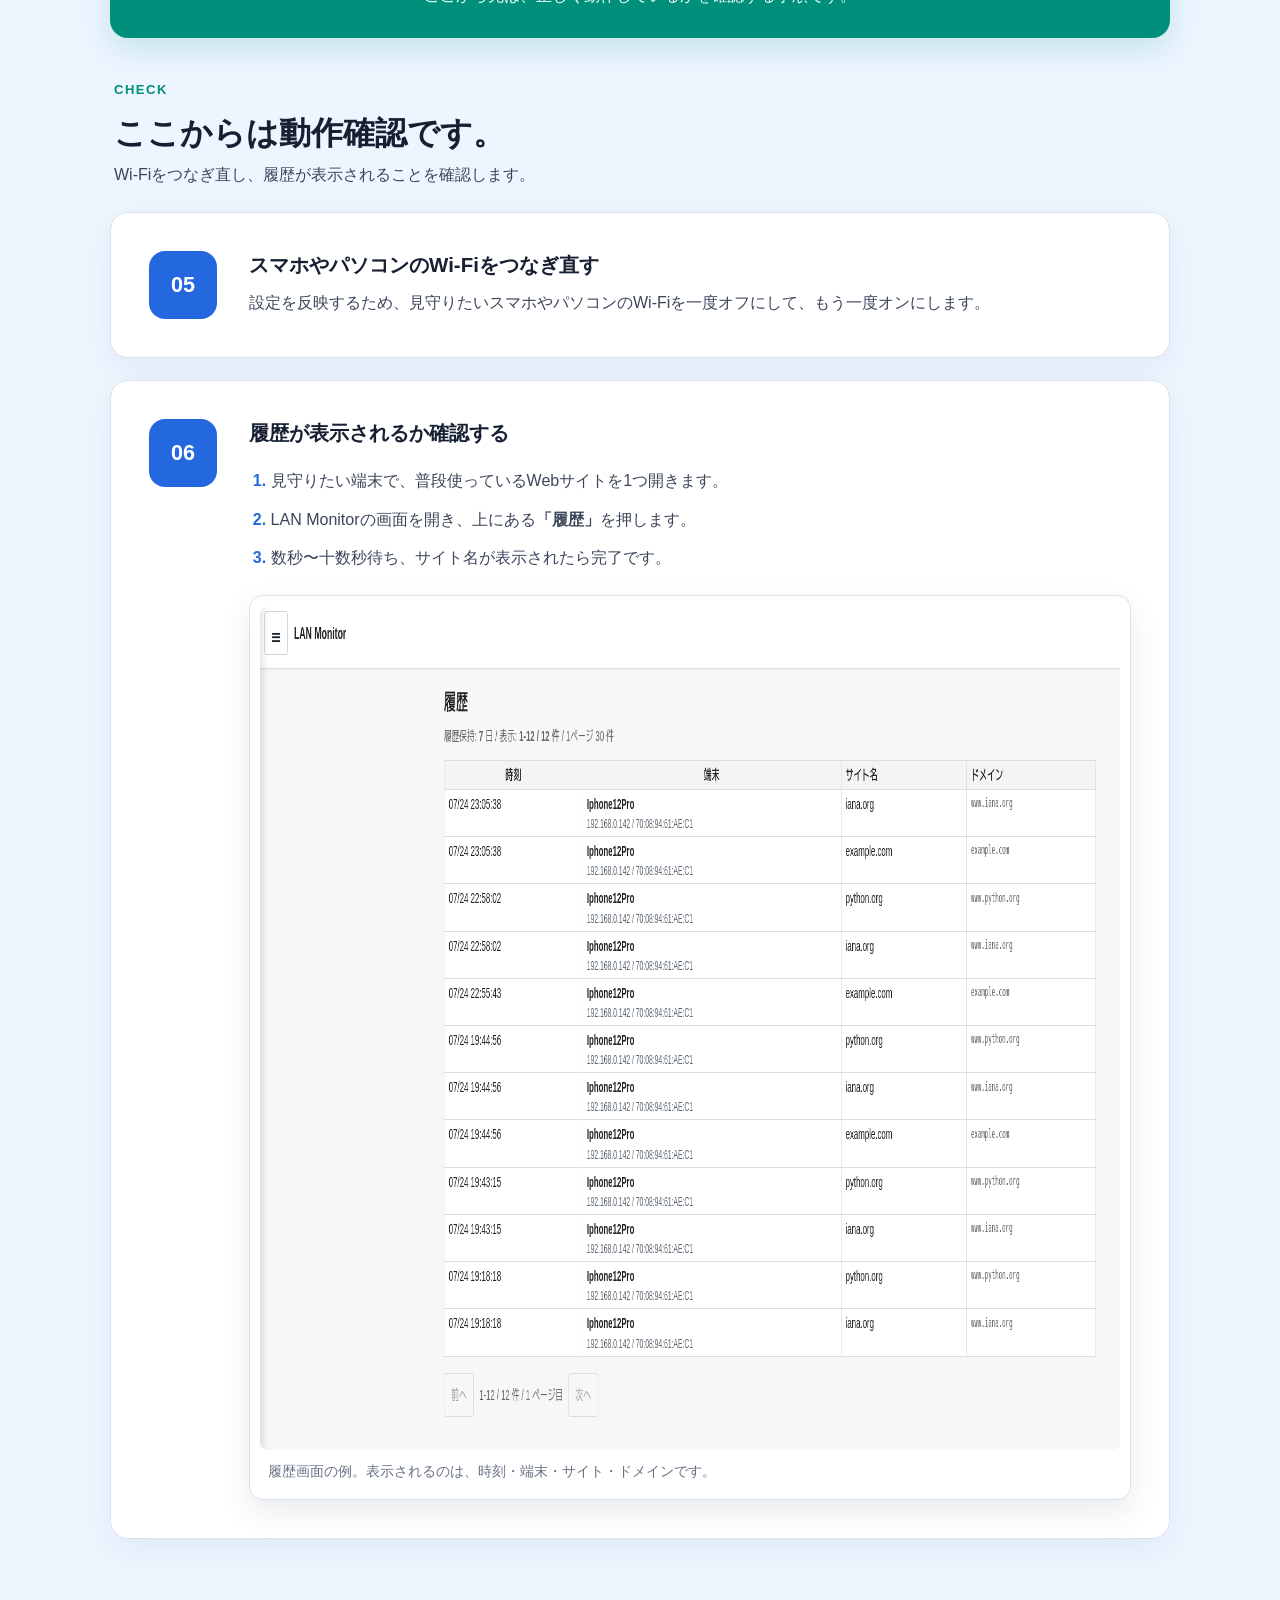
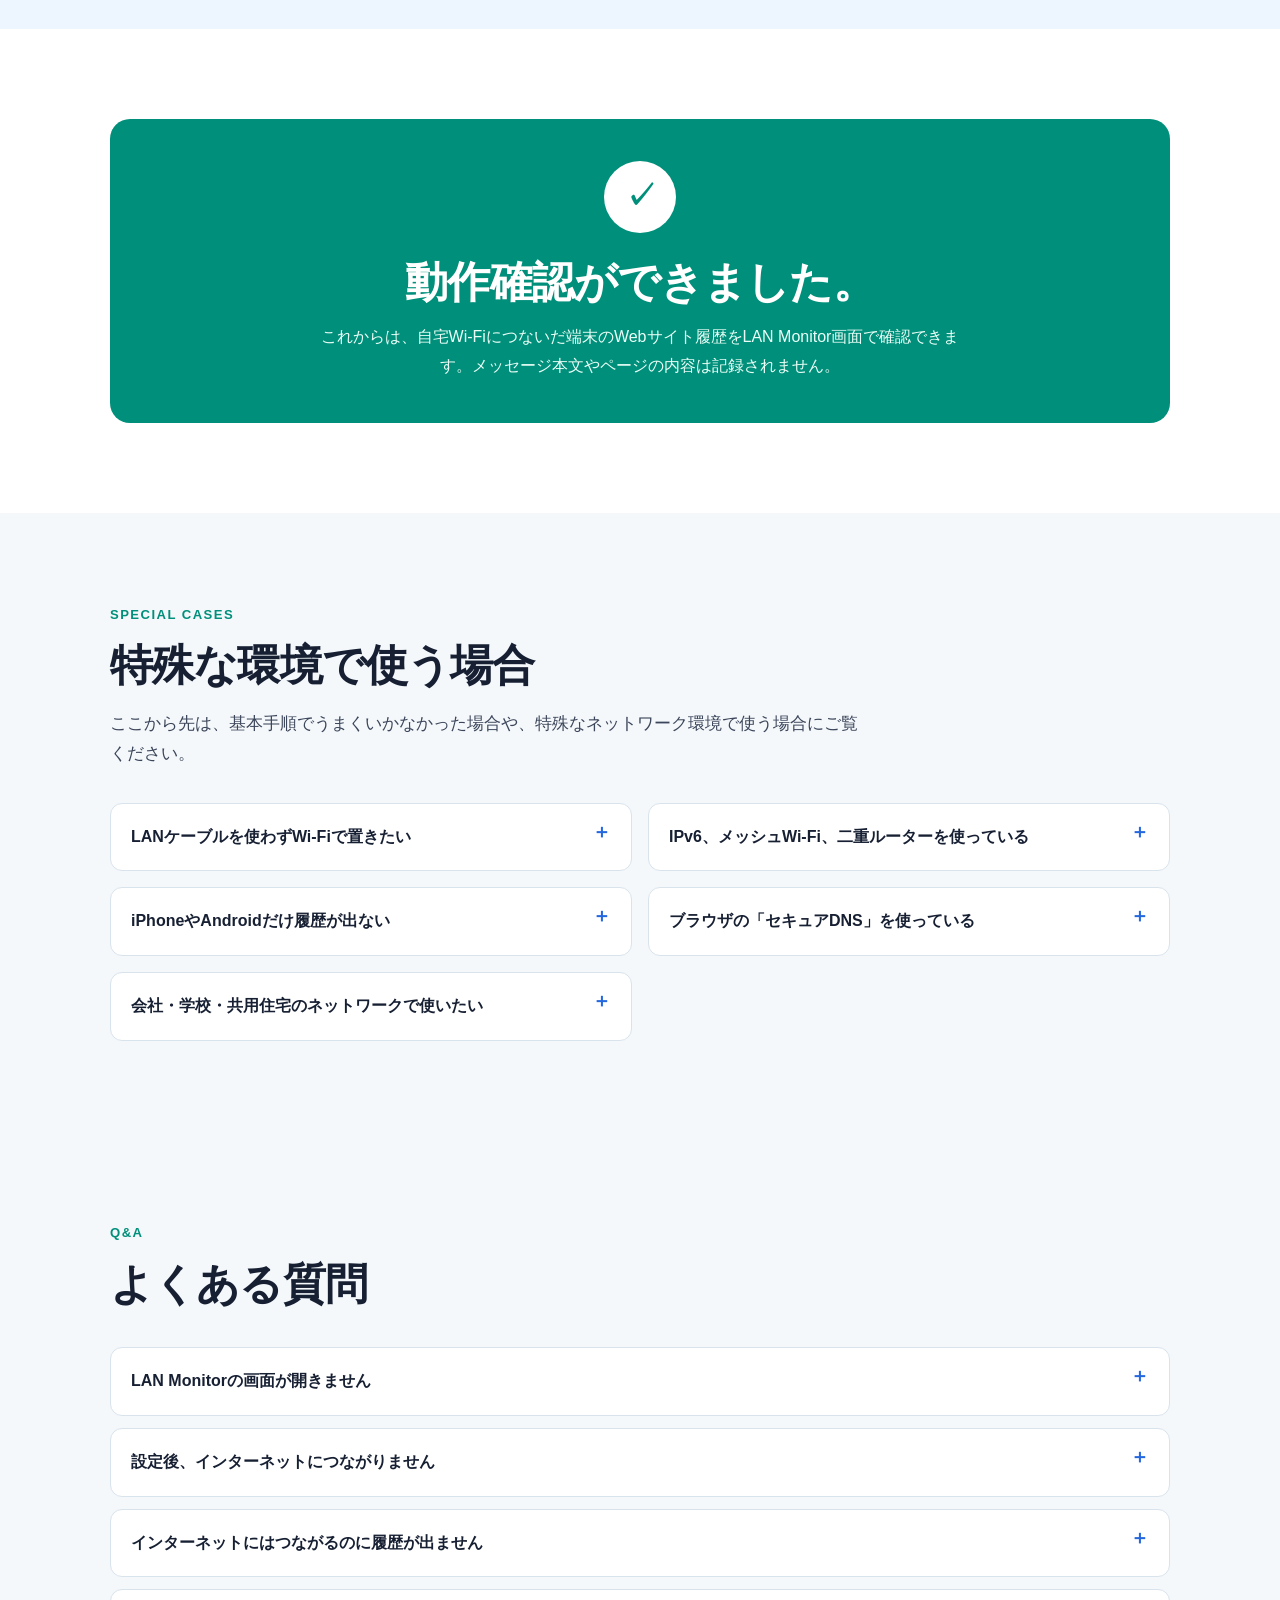
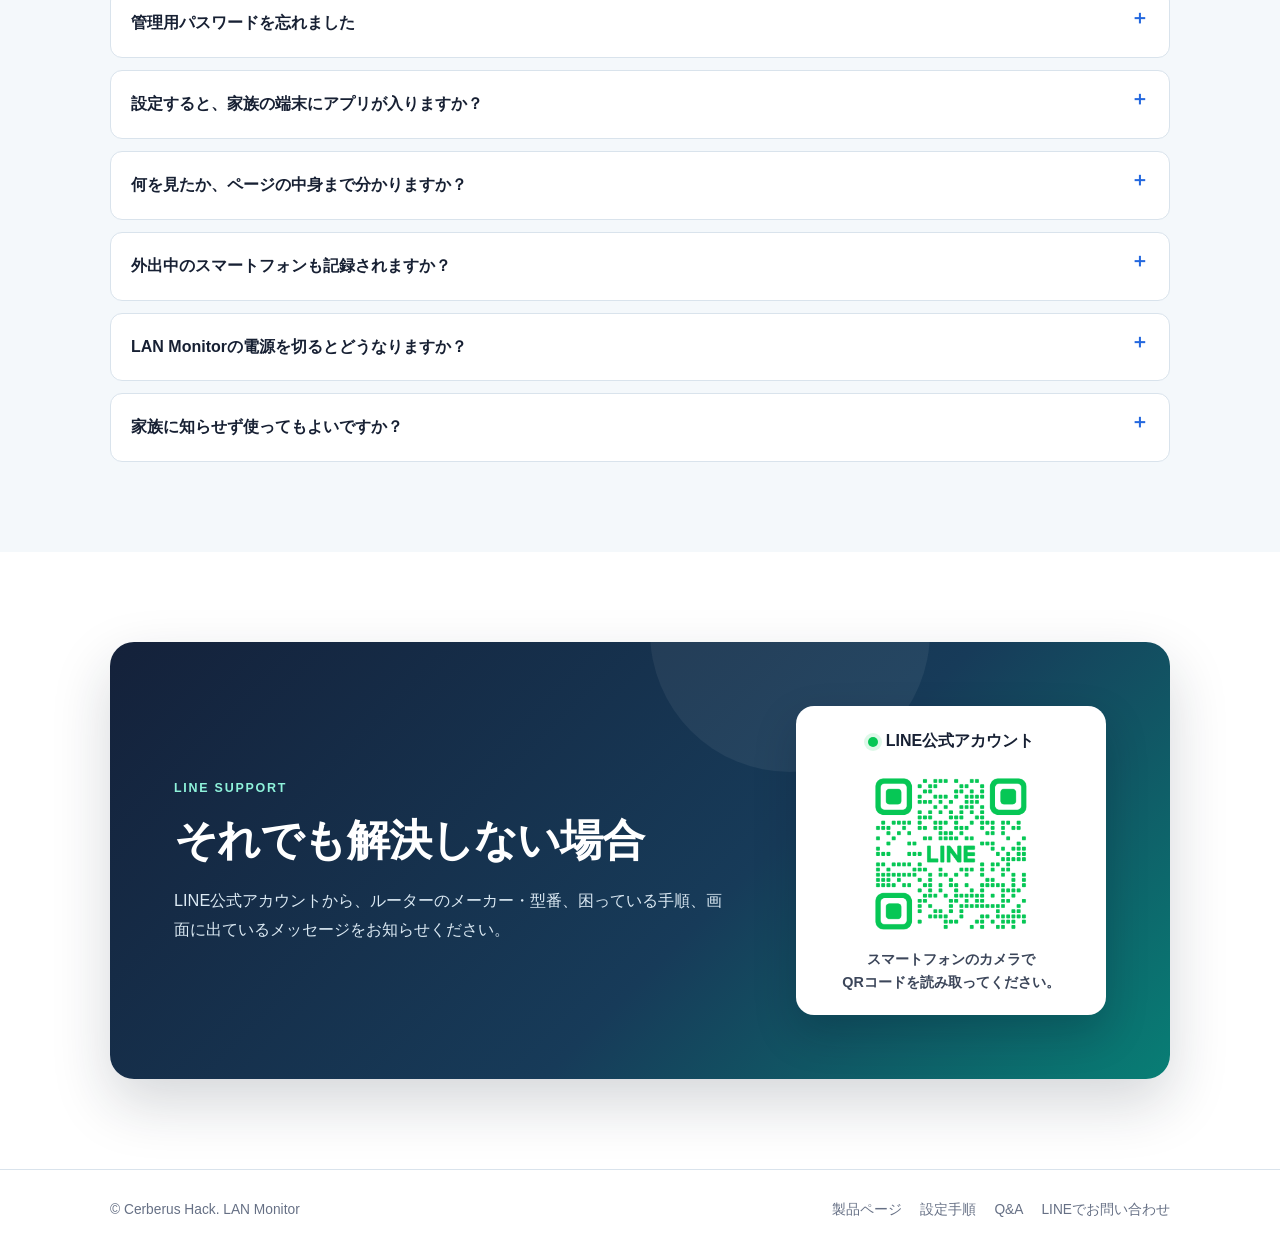
<file: usage/index.html>
<!DOCTYPE html>
<html lang="ja">
<head>
  <meta charset="UTF-8">
  <meta name="viewport" content="width=device-width, initial-scale=1">
  <link rel="icon" type="image/png" sizes="320x320" href="/assets/cerberus-logo.png">
  <link rel="apple-touch-icon" href="/assets/cerberus-logo.png">
  <link rel="manifest" href="/site.webmanifest">
  <meta name="apple-mobile-web-app-title" content="LAN Monitor">
  <title>かんたん設定ガイド | LAN Monitor</title>
  <meta name="description" content="LAN Monitorを初めて使う方向けの設定手順です。本体の接続からルーターのDNS設定、履歴の確認まで、画面を追うだけで進められます。">
  <meta name="theme-color" content="#ffffff">
  <meta property="og:title" content="かんたん設定ガイド | LAN Monitor">
  <meta property="og:description" content="本体をつないで、表示された数字をルーターへ入力するだけ。LAN Monitorの初期設定をわかりやすく案内します。">
  <meta property="og:type" content="article">
  <meta property="og:url" content="https://lanmonitor.cerberushack.com/usage/">
  <link rel="canonical" href="https://lanmonitor.cerberushack.com/usage/">
  <style>
    :root {
      color-scheme: light;
      --ink: #172033; --text: #3c465a; --muted: #667085;
      --blue: #2468df; --blue-dark: #174ca8; --teal: #008f7a; --coral: #f26642;
      --paper: #f4f8fb; --surface: #fff; --line: #d9e3ec;
      --soft-blue: #edf5ff; --soft-teal: #eafaf5; --soft-yellow: #fff8df; --soft-red: #fff1ed;
      --shadow: 0 18px 50px rgba(37,57,88,.1); --container: 1060px;
    }
    * { box-sizing: border-box; }
    html { scroll-behavior: smooth; scroll-padding-top: 88px; }
    body {
      margin: 0; color: var(--text); background: var(--paper);
      font-family: -apple-system, BlinkMacSystemFont, "Hiragino Sans", "Yu Gothic", "YuGothic", "Helvetica Neue", Arial, sans-serif;
      font-size: 16px; line-height: 1.8;
    }
    a { color: inherit; }
    img { display: block; max-width: 100%; }
    .skip-link {
      position: fixed; top: 8px; left: 8px; z-index: 100; padding: 10px 14px;
      border-radius: 8px; background: var(--ink); color: #fff; transform: translateY(-150%);
    }
    .skip-link:focus { transform: translateY(0); }
    .site-header {
      position: sticky; top: 0; z-index: 20; border-bottom: 1px solid rgba(217,227,236,.9);
      background: rgba(255,255,255,.95); backdrop-filter: blur(12px);
    }
    .nav {
      width: min(100% - 32px, var(--container)); min-height: 68px; margin: 0 auto;
      display: flex; align-items: center; gap: 20px;
    }
    .brand {
      display: inline-flex; align-items: center; gap: 10px; color: var(--ink);
      font-weight: 900; line-height: 1.15; text-decoration: none; white-space: nowrap;
    }
    .brand img { width: 42px; height: 42px; border: 1px solid var(--line); border-radius: 8px; object-fit: contain; }
    .brand small { display: block; margin-top: 3px; color: var(--muted); font-size: .68rem; font-weight: 800; }
    .nav-links { margin-left: auto; display: flex; align-items: center; gap: 18px; font-size: .9rem; font-weight: 800; }
    .nav-links a, .footer-links a { text-decoration: none; }
    .nav-links a:hover, .footer-links a:hover { color: var(--blue); }
    .button {
      display: inline-flex; min-height: 48px; align-items: center; justify-content: center;
      padding: 12px 20px; border: 1px solid var(--line); border-radius: 10px;
      background: #fff; color: var(--ink); font-weight: 900; line-height: 1.35;
      text-align: center; text-decoration: none;
    }
    .button.primary { border-color: var(--blue); background: var(--blue); color: #fff; box-shadow: 0 10px 22px rgba(36,104,223,.22); }
    .button.primary:hover { border-color: var(--blue-dark); background: var(--blue-dark); }
    .container { width: min(100% - 32px, var(--container)); margin: 0 auto; }
    .hero {
      padding: clamp(52px,8vw,86px) 0 44px;
      background: radial-gradient(circle at 84% 12%,rgba(0,168,150,.14),transparent 28%), linear-gradient(180deg,#fff 0%,var(--paper) 100%);
    }
    .hero-grid { display: grid; grid-template-columns: minmax(0,1.2fr) minmax(300px,.8fr); gap: clamp(32px,7vw,80px); align-items: center; }
    .eyebrow, .kicker { margin: 0 0 10px; color: var(--teal); font-size: .82rem; font-weight: 900; letter-spacing: .11em; text-transform: uppercase; }
    h1, h2, h3 { color: var(--ink); line-height: 1.35; }
    h1 { margin: 0; font-size: clamp(2.35rem,6vw,3.9rem); letter-spacing: -.035em; white-space: nowrap; }
    h2 { margin: 0; font-size: clamp(1.75rem,4vw,2.7rem); letter-spacing: -.02em; }
    h3 { margin: 0; font-size: 1.28rem; }
    .hero-lead { max-width: 650px; margin: 20px 0 0; font-size: clamp(1.05rem,2vw,1.2rem); font-weight: 700; }
    .hero-lead strong { color: var(--blue-dark); }
    .hero-actions { display: flex; flex-wrap: wrap; gap: 12px; margin-top: 28px; }
    .time-card { padding: 28px; border: 1px solid var(--line); border-radius: 20px; background: #fff; box-shadow: var(--shadow); }
    .time-card strong { display: block; color: var(--blue); font-size: 2.7rem; line-height: 1.1; }
    .time-card > span { color: var(--ink); font-size: 1.05rem; font-weight: 900; }
    .time-card ul { margin: 20px 0 0; padding: 18px 0 0; border-top: 1px solid var(--line); list-style: none; }
    .time-card li { position: relative; padding-left: 28px; }
    .time-card li + li { margin-top: 8px; }
    .time-card li::before { content: "✓"; position: absolute; left: 0; color: var(--teal); font-weight: 900; }
    .route { padding: 30px 0 54px; }
    .route-list {
      display: grid; grid-template-columns: repeat(4,1fr); margin: 0; padding: 0;
      border: 1px solid var(--line); border-radius: 16px; overflow: hidden;
      background: #fff; list-style: none; box-shadow: 0 10px 32px rgba(37,57,88,.06);
    }
    .route-list li { position: relative; min-height: 116px; padding: 22px 20px; }
    .route-list li + li { border-left: 1px solid var(--line); }
    .route-list li + li::before {
      content: "›"; position: absolute; top: 37px; left: -8px; width: 16px; height: 28px;
      background: #fff; color: var(--blue); font-size: 1.8rem; font-weight: 900; line-height: 24px; text-align: center;
    }
    .route-num { display: block; margin-bottom: 6px; color: var(--blue); font-size: .75rem; font-weight: 900; letter-spacing: .1em; }
    .route-list strong { color: var(--ink); }
    .section { padding: clamp(58px,8vw,90px) 0; }
    .section.white { background: #fff; }
    .section.soft-blue { background: var(--soft-blue); }
    .section-head { max-width: 760px; margin-bottom: 34px; }
    .section-head p:last-child { margin: 14px 0 0; font-size: 1.04rem; }
    .check-grid { display: grid; grid-template-columns: repeat(2,minmax(0,1fr)); gap: 14px; }
    .check-card { display: flex; gap: 15px; align-items: flex-start; padding: 20px; border: 1px solid var(--line); border-radius: 14px; background: #fff; }
    .check-icon {
      flex: 0 0 42px; width: 42px; height: 42px; border-radius: 50%;
      background: var(--soft-teal); color: var(--teal); font-size: 1.25rem; font-weight: 900; line-height: 42px; text-align: center;
    }
    .check-card p { margin: 4px 0 0; color: var(--muted); font-size: .93rem; }
    .steps { counter-reset: guide-step; display: grid; gap: 22px; }
    .step {
      counter-increment: guide-step; display: grid; grid-template-columns: 76px minmax(0,1fr);
      gap: 24px; padding: clamp(24px,4vw,38px); border: 1px solid var(--line);
      border-radius: 18px; background: #fff; box-shadow: 0 10px 30px rgba(37,57,88,.06);
    }
    .step::before {
      content: counter(guide-step,decimal-leading-zero); display: grid; width: 68px; height: 68px;
      place-items: center; border-radius: 16px; background: var(--blue); color: #fff; font-size: 1.35rem; font-weight: 900;
    }
    .step-body > p { margin: 10px 0 0; }
    .step-body ol, .step-body ul { margin: 20px 0 0; padding-left: 1.35em; }
    .step-body li + li { margin-top: 10px; }
    .step-body li::marker { color: var(--blue); font-weight: 900; }
    .callout { margin-top: 20px; padding: 17px 18px; border-left: 5px solid var(--teal); border-radius: 8px; background: var(--soft-teal); }
    .callout.warning { border-left-color: #d79700; background: var(--soft-yellow); }
    .callout.danger { border-left-color: var(--coral); background: var(--soft-red); }
    .callout strong { display: block; color: var(--ink); }
    .callout p { margin: 3px 0 0; }
    .setup-complete {
      padding: 28px; border-radius: 18px; background: var(--teal);
      color: #fff; text-align: center; box-shadow: 0 10px 30px rgba(0,143,122,.18);
    }
    .setup-complete strong { display: block; font-size: clamp(1.5rem,4vw,2rem); }
    .setup-complete p { margin: 6px 0 0; color: #eafff8; }
    .confirmation-head { padding: 18px 4px 0; }
    .confirmation-head h3 { font-size: clamp(1.45rem,3vw,2rem); }
    .confirmation-head p:last-child { margin: 6px 0 0; }
    .url-box {
      margin-top: 18px; padding: 16px 18px; border: 2px solid var(--blue); border-radius: 12px;
      background: #fff; color: var(--blue-dark); font-size: clamp(1.05rem,3vw,1.3rem); font-weight: 900; overflow-wrap: anywhere;
    }
    .url-box a { text-decoration: none; }
    .field-sample { margin-top: 20px; padding: 18px; border: 1px dashed #9aabc0; border-radius: 12px; background: #fbfdff; }
    .field-sample span { display: block; color: var(--muted); font-size: .82rem; font-weight: 800; }
    .field-sample strong { display: block; margin-top: 4px; color: var(--ink); font-size: 1.25rem; letter-spacing: .04em; }
    .screen { margin: 22px 0 0; padding: 10px; border: 1px solid var(--line); border-radius: 14px; background: #fff; box-shadow: 0 12px 30px rgba(37,57,88,.1); }
    .connection-image { max-width: 860px; margin: 22px auto 0; }
    .screen img { width: 100%; border-radius: 8px; }
    .screen figcaption { padding: 10px 8px 4px; color: var(--muted); font-size: .86rem; }
    .screen-note { max-width: 860px; margin: 22px auto 8px; color: var(--ink); font-size: 1.05rem; font-weight: 900; }
    .screen-note + .screen { margin-top: 0; }
    .success-box { padding: clamp(26px,5vw,42px); border-radius: 20px; background: var(--teal); color: #fff; text-align: center; }
    .success-box h2 { color: #fff; }
    .success-box p { max-width: 650px; margin: 12px auto 0; color: #eafff8; }
    .success-mark {
      display: grid; width: 72px; height: 72px; margin: 0 auto 20px; place-items: center;
      border-radius: 50%; background: #fff; color: var(--teal); font-size: 2rem; font-weight: 900;
    }
    .advanced-grid { display: grid; grid-template-columns: repeat(2,minmax(0,1fr)); gap: 16px; }
    details { border: 1px solid var(--line); border-radius: 12px; background: #fff; }
    details[open] { box-shadow: 0 8px 24px rgba(37,57,88,.07); }
    summary { position: relative; padding: 19px 50px 19px 20px; color: var(--ink); font-weight: 900; cursor: pointer; list-style: none; }
    summary::-webkit-details-marker { display: none; }
    summary::after { content: "＋"; position: absolute; top: 18px; right: 20px; color: var(--blue); font-size: 1.2rem; line-height: 1; }
    details[open] summary::after { content: "−"; }
    .details-body { padding: 0 20px 20px; }
    .details-body p, .details-body ol, .details-body ul { margin-top: 0; }
    .details-body :last-child { margin-bottom: 0; }
    .faq-list { display: grid; gap: 12px; }
    .contact {
      position: relative; overflow: hidden; display: grid;
      grid-template-columns: minmax(0,1fr) 310px; gap: clamp(32px,6vw,70px);
      align-items: center; padding: clamp(32px,6vw,64px); border-radius: 24px;
      background: linear-gradient(135deg,#14213a 0%,#173b59 58%,#087e75 100%);
      color: #dfe8f5; box-shadow: 0 24px 58px rgba(23,32,51,.18);
    }
    .contact::before {
      content: ""; position: absolute; width: 280px; height: 280px; top: -150px; right: 240px;
      border-radius: 50%; background: rgba(255,255,255,.06); pointer-events: none;
    }
    .contact-copy { position: relative; z-index: 1; max-width: 590px; }
    .contact-kicker { margin: 0 0 12px !important; color: #8ff3db; font-size: .78rem; font-weight: 900; letter-spacing: .14em; text-transform: uppercase; }
    .contact h2 { color: #fff; }
    .contact-copy > p:last-child { margin: 16px 0 0; color: #dceaf4; font-size: 1.02rem; }
    .line-card {
      position: relative; z-index: 1; padding: 20px; border: 1px solid rgba(255,255,255,.7);
      border-radius: 18px; background: #fff; color: var(--ink); text-align: center;
      box-shadow: 0 18px 42px rgba(5,20,38,.22);
    }
    .line-badge { display: inline-flex; align-items: center; gap: 8px; font-weight: 900; }
    .line-badge::before { content: ""; width: 10px; height: 10px; border-radius: 50%; background: #06c755; box-shadow: 0 0 0 4px rgba(6,199,85,.13); }
    .line-card img { width: min(100%, 168px); height: auto; margin: 14px auto 10px; }
    .line-card p { margin: 0; color: var(--text); font-size: .9rem; font-weight: 700; line-height: 1.6; }
    .site-footer { padding: 28px 0; border-top: 1px solid var(--line); background: #fff; color: var(--muted); font-size: .86rem; }
    .footer-inner { width: min(100% - 32px,var(--container)); margin: 0 auto; display: flex; align-items: center; justify-content: space-between; gap: 20px; }
    .footer-links { display: flex; flex-wrap: wrap; gap: 18px; }
    @media (max-width: 780px) {
      .nav-links a:not(.button) { display: none; }
      .nav-links .button { min-height: 42px; padding: 9px 13px; font-size: .82rem; }
      .hero-grid, .check-grid, .advanced-grid, .contact { grid-template-columns: 1fr; }
      .route-list { grid-template-columns: 1fr 1fr; }
      .route-list li:nth-child(3) { border-left: 0; border-top: 1px solid var(--line); }
      .route-list li:nth-child(4) { border-top: 1px solid var(--line); }
      .route-list li:nth-child(3)::before { display: none; }
      .contact-copy { max-width: none; text-align: center; }
      .line-card { width: min(100%,310px); margin: 0 auto; }
    }
    @media (max-width: 540px) {
      html { scroll-padding-top: 70px; }
      body { font-size: 15px; }
      .nav { min-height: 62px; }
      .brand img { width: 36px; height: 36px; }
      .brand small { display: none; }
      .route-list { grid-template-columns: 1fr; }
      .route-list li { min-height: auto; }
      .route-list li + li { border-top: 1px solid var(--line); border-left: 0; }
      .route-list li + li::before { display: none; }
      .step { grid-template-columns: 1fr; gap: 16px; }
      .step::before { width: 52px; height: 52px; border-radius: 13px; font-size: 1.05rem; }
      .footer-inner { flex-direction: column; align-items: flex-start; }
      .line-card img { width: 150px; }
    }
    @media print {
      .site-header, .hero-actions, .contact, .site-footer { display: none; }
      body, .section, .section.white, .section.soft-blue { background: #fff; }
      .hero, .section { padding: 24px 0; }
      .step, .time-card { box-shadow: none; break-inside: avoid; }
      details { break-inside: avoid; }
      details > * { display: block; }
    }
  </style>
  <link rel="stylesheet" href="../assets/lanmonitor-header.css">
</head>
<body>
  <a class="skip-link" href="#main">手順へ移動</a>
  <header class="site-header">
    <nav class="nav" aria-label="メインナビゲーション">
      <a class="brand" href="/" aria-label="LAN Monitor トップページ">
        <img src="../assets/cerberus-logo.png" alt="" width="42" height="42">
        <span>LAN Monitor</span>
      </a>
      <div class="nav-links">
        <a href="/#features">製品紹介</a>
        <a href="/usage/">設定ガイド</a>
        <a href="/qa/">よくある質問</a>
        <a class="button primary" href="/contact/">購入相談</a>
      </div>
    </nav>
  </header>

  <main id="main">
    <section class="hero">
      <div class="container hero-grid">
        <div>
          <p class="eyebrow">First setup guide</p>
          <h1>かんたん設定ガイド</h1>
          <p class="hero-lead">むずかしい操作はありません。<strong>本体をつないで、画面に出た数字をルーターへ入力</strong>すれば完了です。</p>
          <div class="hero-actions"><a class="button primary" href="#steps">設定を始める</a><a class="button" href="#faq">よくある質問</a></div>
        </div>
        <aside class="time-card" aria-label="設定の目安">
          <strong>約10分</strong><span>設定の目安</span>
          <ul><li>スマホだけでも設定できます</li><li>アプリの追加は不要です</li><li>いつでも元に戻せます</li></ul>
        </aside>
      </div>
    </section>

    <div class="route" aria-label="設定の流れ">
      <div class="container">
        <ol class="route-list">
          <li><span class="route-num">STEP 1</span><strong>本体をつなぐ</strong></li>
          <li><span class="route-num">STEP 2</span><strong>画面を開く</strong></li>
          <li><span class="route-num">STEP 3</span><strong>数字を入力</strong></li>
          <li><span class="route-num">STEP 4</span><strong>履歴を確認</strong></li>
        </ol>
      </div>
    </div>

    <section class="section white" id="prepare" aria-labelledby="prepare-title">
      <div class="container">
        <div class="section-head">
          <p class="kicker">Before you start</p>
          <h2 id="prepare-title">先に、2つだけ用意してください。</h2>
        </div>
        <div class="check-grid">
          <article class="check-card"><span class="check-icon">1</span><div><h3>LAN Monitor本体とLANケーブル</h3><p>同梱品を箱から出してください。</p></div></article>
          <article class="check-card"><span class="check-icon">2</span><div><h3>電源コード（Type-C）</h3><p><strong>電源コードは同梱されていません。</strong>利用者ご自身でご用意ください。</p></div></article>
        </div>
      </div>
    </section>

    <section class="section soft-blue" id="steps" aria-labelledby="steps-title">
      <div class="container">
        <div class="section-head">
          <p class="kicker">Setup</p>
          <h2 id="steps-title">上から順番に進めてください。</h2>
          <p>途中で画面が違って見えても大丈夫です。近い名前の項目を探してください。</p>
        </div>
        <div class="steps">
          <article class="step"><div class="step-body">
            <h3>本体をルーターにつなぐ</h3>
            <ol>
              <li>家の壁のLAN差込口と、ルーターの<strong>「WAN」「Internet」</strong>がLANケーブルでつながっていることを確認します。</li>
              <li>別のLANケーブルの片方を、ルーターの<strong>「LAN」</strong>と書かれた空き口につなぎます。</li>
              <li>もう片方をLAN Monitor本体につなぎます。</li>
              <li>用意したUSB Type-C電源コードを本体につなぎ、<strong>約3分</strong>待ちます。</li>
            </ol>
            <figure class="screen connection-image">
              <img src="../assets/lanmonitor-router-connection-v3.png" alt="家の壁のLAN差込口を途切れのない灰色のLANケーブルでルーターのWANポートへ接続し、ルーターのLANポートを途切れのない青いLANケーブルでLAN Monitor本体へ接続しているイメージ。" width="1672" height="941">
              <figcaption>① 家の壁からルーターのWAN／Internetへ接続し、② ルーターのLANポートからLAN Monitorへ接続します。</figcaption>
            </figure>
            <aside class="callout warning"><strong>LAN Monitorは「WAN」「Internet」へつながないでください。</strong><p>LAN Monitorは、ふだんパソコンやテレビをつなぐ「LAN」側の空き口へ接続します。</p></aside>
          </div></article>

          <article class="step"><div class="step-body">
            <h3>LAN Monitorの画面を開く（http://monitor-trafic.local/）</h3>
            <p>自宅Wi-Fiにつながっているスマホまたはパソコンで、下のアドレスを開きます。</p>
            <div class="url-box"><a href="http://monitor-trafic.local/">http://monitor-trafic.local/</a></div>
            <aside class="callout"><strong>最初の1回だけ、管理用パスワードを決めます。</strong><p>「パスワード」と「パスワード（確認用）」へ同じ内容を入力し、<strong>「パスワードを設定」</strong>を押してください。</p></aside>
            <p>続いて表示される「初期設定」画面で、<strong>「履歴へ進む」</strong>を押します。</p>
          </div></article>

          <article class="step"><div class="step-body">
            <h3>ルーターへ入力する数字を控える</h3>
            <ol>
              <li>LAN Monitor画面の上にある<strong>「設定」</strong>を押します。</li>
              <li><strong>「DNS設定」</strong>の中にある<strong>「ルーターDNSに設定するIP」</strong>を控えます。</li>
            </ol>
            <figure class="screen connection-image">
              <img src="../assets/lanmonitor-dns-settings-highlighted.png" alt="LAN Monitorの設定画面。「DNS設定」の中にある「ルーターDNSに設定するIP」と192.168.1.10の行が赤線で強調されている。" width="2095" height="750">
              <figcaption>設定画面の例。「ルーターDNSに設定するIP」の右側に表示された数字を控えます。</figcaption>
            </figure>
            <div class="field-sample"><span>表示例（ご自宅では違う数字になります）</span><strong>192.168.1.10</strong></div>
            <aside class="callout danger"><strong>上の「192.168.1.10」は例です。そのまま入力しないでください。</strong><p>必ず、ご自宅のLAN Monitor画面に表示された数字を使います。</p></aside>
          </div></article>

          <article class="step"><div class="step-body">
            <h3>ルーターのDNS設定を変更する</h3>
            <p>LAN Monitorがルーターのアドレスを自動で確認するため、IPアドレスを調べる必要はありません。</p>
            <div class="url-box"><a href="http://monitor-trafic.local/router">http://monitor-trafic.local/router</a></div>
            <ol>
              <li>LAN Monitorの「設定」にある<strong>「ルーターの管理画面を開く」</strong>を押します。上の固定アドレスを直接開いても同じです。</li>
              <li>ルーターのログイン画面が開いたら、ルーター本体のシールなどに記載された管理者ID・パスワード、またはお客様ご自身で設定したID・パスワードを入力します。</li>
              <li><strong>「LAN設定」「DHCP設定」「ホームネットワーク」</strong>のいずれかに近い項目を開きます。</li>
              <li><strong>「DNSサーバー」「プライマリDNS」</strong>へ、ひとつ前で控えた数字を入力します。</li>
              <li>セカンダリDNS（代替DNS）は<strong>空欄</strong>にします。</li>
              <li><strong>「保存」「適用」</strong>を押します。</li>
            </ol>
            <p class="screen-note">※TP-Linkの場合</p>
            <figure class="screen connection-image">
              <img src="../assets/router-dns-settings-tplink.png" alt="TP-LinkルーターのDHCPサーバー設定画面。プライマリDNSへLAN MonitorのIPアドレスを入力する場所が赤い矢印と下線で示されている。" width="1115" height="707">
            </figure>
            <aside class="callout"><strong>Wi-Fiのパスワードとは異なる場合があります。</strong><p>ルーター本体のシールなどに記載された「管理者パスワード」「Web PW」「ログインパスワード」、またはお客様ご自身で設定したID・パスワードを確認してください。</p></aside>
            <aside class="callout warning"><strong>ルーターによって項目名が違います。</strong><p>DNSの入力欄が見つからない場合は、ルーターの説明書で「DHCP DNS」を検索するか、契約している通信会社へ確認してください。</p></aside>
            <aside class="callout warning"><strong>固定アドレスからルーター画面が開かない場合</strong><p>二重ルーターなどの特殊な構成が考えられます。ルーター本体のシールや説明書で設定画面を確認してください。分からない場合は通信会社またはメーカーへお問い合わせください。</p></aside>
          </div></article>

          <div class="setup-complete" role="status">
            <strong>これで設定は完了です。</strong>
            <p>ここから先は、正しく動作しているかを確認する手順です。</p>
          </div>

          <div class="confirmation-head">
            <p class="kicker">Check</p>
            <h3>ここからは動作確認です。</h3>
            <p>Wi-Fiをつなぎ直し、履歴が表示されることを確認します。</p>
          </div>

          <article class="step"><div class="step-body">
            <h3>スマホやパソコンのWi-Fiをつなぎ直す</h3>
            <p>設定を反映するため、見守りたいスマホやパソコンのWi-Fiを一度オフにして、もう一度オンにします。</p>
          </div></article>

          <article class="step"><div class="step-body">
            <h3>履歴が表示されるか確認する</h3>
            <ol>
              <li>見守りたい端末で、普段使っているWebサイトを1つ開きます。</li>
              <li>LAN Monitorの画面を開き、上にある<strong>「履歴」</strong>を押します。</li>
              <li>数秒〜十数秒待ち、サイト名が表示されたら完了です。</li>
            </ol>
            <figure class="screen">
              <img src="../assets/lanmonitor-history-screen.png" alt="LAN Monitorの履歴画面。iPhone12Proのアクセス履歴として、時刻、端末、サイト名、ドメインが一覧で表示されている。" width="1609" height="844">
              <figcaption>履歴画面の例。表示されるのは、時刻・端末・サイト・ドメインです。</figcaption>
            </figure>
          </div></article>
        </div>
      </div>
    </section>

    <section class="section white" aria-labelledby="done-title">
      <div class="container">
        <div class="success-box"><span class="success-mark">✓</span><h2 id="done-title">動作確認ができました。</h2><p>これからは、自宅Wi-Fiにつないだ端末のWebサイト履歴をLAN Monitor画面で確認できます。メッセージ本文やページの内容は記録されません。</p></div>
      </div>
    </section>

    <section class="section" id="help" aria-labelledby="special-title">
      <div class="container">
        <div class="section-head"><p class="kicker">Special cases</p><h2 id="special-title">特殊な環境で使う場合</h2><p>ここから先は、基本手順でうまくいかなかった場合や、特殊なネットワーク環境で使う場合にご覧ください。</p></div>
        <div class="advanced-grid">
          <details><summary>LANケーブルを使わずWi-Fiで置きたい</summary><div class="details-body"><p>最初だけLANケーブルで接続し、LAN Monitor画面の<strong>「設定」→「Wi-Fi接続」</strong>を開きます。「SSIDを検索」から自宅Wi-Fiを選び、Wi-Fiのパスワードを入力してください。</p><p>接続後に表示される<strong>Wi-Fi IP</strong>を、ルーターのDNSへ設定し直してからLANケーブルを外します。</p></div></details>
          <details><summary>IPv6、メッシュWi-Fi、二重ルーターを使っている</summary><div class="details-body"><p>IPv6側のDNSや、別のWi-Fi機器から配られるDNSを使うと、一部の履歴が記録されないことがあります。すべてのルーター／Wi-Fi親機で、端末へ配るDNSをLAN Monitorへそろえる必要があります。</p><p>設定場所が分からない場合は、機器の型番を添えてお問い合わせください。</p></div></details>
          <details><summary>iPhoneやAndroidだけ履歴が出ない</summary><div class="details-body"><ul><li>iPhone／iPad: iCloudプライベートリレーが有効だと、一部の通信を記録できない場合があります。</li><li>Android: 「プライベートDNS」で特定のプロバイダ名を指定していると、記録されない場合があります。</li><li>4G／5Gなどのモバイル回線は対象外です。自宅Wi-Fiにつないで確認してください。</li></ul></div></details>
          <details><summary>ブラウザの「セキュアDNS」を使っている</summary><div class="details-body"><p>ChromeやFirefoxなどでセキュアDNS（DNS over HTTPS）を個別に設定している場合、そのブラウザの履歴が記録されないことがあります。ブラウザの設定を「現在のサービスプロバイダを使用」またはオフにして確認してください。</p></div></details>
          <details><summary>会社・学校・共用住宅のネットワークで使いたい</summary><div class="details-body"><p>自分で管理していないネットワークの設定は変更しないでください。必ずネットワーク管理者の許可を得てください。ゲストWi-Fiや端末同士を分離する設定では利用できない場合があります。</p></div></details>
        </div>
      </div>
    </section>

    <section class="section" id="faq" aria-labelledby="faq-title">
      <div class="container">
        <div class="section-head"><p class="kicker">Q&amp;A</p><h2 id="faq-title">よくある質問</h2></div>
        <div class="faq-list">
          <details><summary>LAN Monitorの画面が開きません</summary><div class="details-body"><ol><li>スマホやパソコンが自宅Wi-Fiにつながっているか確認します。</li><li>本体の電源とLANケーブルを差し直し、3分待ちます。</li><li><strong>http://monitor-trafic.local/</strong> のつづりを確認します。</li><li>それでも開かない場合は、ルーターの「接続端末一覧」でLAN MonitorのIPを調べ、ブラウザへ <strong>http://IPの数字/</strong> と入力します。</li></ol></div></details>
          <details><summary>設定後、インターネットにつながりません</summary><div class="details-body"><p>ルーターのDNSへ入力した数字が、LAN Monitor画面に表示されたIPと同じか確認します。直らない場合は、DNSを「自動取得」または変更前の状態へ戻し、Wi-Fiをつなぎ直してください。</p></div></details>
          <details><summary>インターネットにはつながるのに履歴が出ません</summary><div class="details-body"><ol><li>見守りたい端末のWi-Fiをオフ／オンします。</li><li>Webサイトを新しく開き、十数秒待ちます。</li><li>ルーターのセカンダリDNSが空欄か確認します。</li><li>このページの「特殊な環境」にある、プライベートリレー／プライベートDNS／セキュアDNSを確認します。</li></ol></div></details>
          <details><summary>管理用パスワードを忘れました</summary><div class="details-body"><p>ログイン画面の<strong>「パスワードを忘れた場合」</strong>を押し、製品に同梱されたリカバリーコードと新しいパスワードを入力してください。</p></div></details>
          <details><summary>設定すると、家族の端末にアプリが入りますか？</summary><div class="details-body"><p>いいえ。スマホやパソコンへアプリを入れる必要はありません。自宅Wi-FiのDNS設定を使って履歴を記録します。</p></div></details>
          <details><summary>何を見たか、ページの中身まで分かりますか？</summary><div class="details-body"><p>分かるのは、おおよその時刻、端末、Webサイト名、ドメインです。ページ本文、検索キーワード、メッセージ本文は記録しません。</p></div></details>
          <details><summary>外出中のスマートフォンも記録されますか？</summary><div class="details-body"><p>いいえ。LAN Monitorを設定した自宅Wi-Fiにつながっている間だけが対象です。4G／5Gや外出先のWi-Fiは対象外です。</p></div></details>
          <details><summary>LAN Monitorの電源を切るとどうなりますか？</summary><div class="details-body"><p>ルーターのDNSがLAN Monitorを向いたままだと、インターネットにつながらなくなることがあります。電源を切る前に、ルーターのDNSを「自動取得」または変更前の設定へ戻してください。</p></div></details>
          <details><summary>家族に知らせず使ってもよいですか？</summary><div class="details-body"><p>LAN MonitorはWebサイトの利用履歴を扱います。利用者へ知らせ、家庭内で合意したうえで使用してください。</p></div></details>
        </div>
      </div>
    </section>

    <section class="section white" id="line-contact">
      <div class="container contact">
        <div class="contact-copy">
          <p class="contact-kicker">LINE support</p>
          <h2>それでも解決しない場合</h2>
          <p>LINE公式アカウントから、ルーターのメーカー・型番、困っている手順、画面に出ているメッセージをお知らせください。</p>
        </div>
        <div class="line-card">
          <div class="line-badge">LINE公式アカウント</div>
          <img src="../assets/LineAddQR.png" alt="LAN Monitor LINE公式アカウント追加用QRコード" width="540" height="540">
          <p>スマートフォンのカメラで<br>QRコードを読み取ってください。</p>
        </div>
      </div>
    </section>
  </main>

  <footer class="site-footer">
    <div class="footer-inner">
      <span>&copy; Cerberus Hack. LAN Monitor</span>
      <div class="footer-links"><a href="/">製品ページ</a><a href="#steps">設定手順</a><a href="#faq">Q&amp;A</a><a href="#line-contact">LINEでお問い合わせ</a></div>
    </div>
  </footer>
</body>
</html>
</file>
<file: assets/lanmonitor-product.css>
:root {
  color-scheme: light;
  --navy: #132a3a;
  --navy-deep: #0c1e2b;
  --ink: #183142;
  --text: #415966;
  --muted: #687d87;
  --teal: #128678;
  --teal-dark: #0c6b61;
  --teal-soft: #e9f7f4;
  --blue-soft: #eef6fa;
  --gold-soft: #fff8e7;
  --paper: #f7fafb;
  --white: #fff;
  --line: #dce7eb;
  --shadow: 0 20px 55px rgba(19, 42, 58, .1);
  --container: 1120px;
}

* {
  box-sizing: border-box;
}

html {
  scroll-behavior: smooth;
}

body {
  margin: 0;
  color: var(--text);
  background: var(--paper);
  font-family: -apple-system, BlinkMacSystemFont, "Hiragino Sans", "Yu Gothic", "YuGothic", "Helvetica Neue", Arial, sans-serif;
  line-height: 1.8;
  -webkit-font-smoothing: antialiased;
}

img {
  display: block;
  max-width: 100%;
}

a {
  color: inherit;
}

.container {
  width: min(100% - 40px, var(--container));
  margin-inline: auto;
}

.button {
  display: inline-flex;
  min-height: 50px;
  align-items: center;
  justify-content: center;
  gap: 8px;
  padding: 12px 22px;
  border: 1px solid var(--line);
  border-radius: 12px;
  background: var(--white);
  color: var(--navy);
  font-weight: 800;
  line-height: 1.35;
  text-align: center;
  text-decoration: none;
  transition: transform .2s ease, box-shadow .2s ease, background .2s ease;
}

.button:hover {
  transform: translateY(-2px);
}

.button.primary {
  border-color: var(--teal);
  background: var(--teal);
  color: #fff;
  box-shadow: 0 12px 28px rgba(18, 134, 120, .22);
}

.button.primary:hover {
  background: var(--teal-dark);
}

.button.ghost {
  border-color: #cbdce2;
  background: rgba(255, 255, 255, .8);
}

.hero {
  position: relative;
  overflow: hidden;
  padding: clamp(64px, 9vw, 112px) 0 72px;
  background:
    radial-gradient(circle at 88% 18%, rgba(18, 134, 120, .13), transparent 27%),
    linear-gradient(145deg, #f8fcfd 0%, #edf6f7 55%, #f8fafb 100%);
}

.hero::before {
  content: "";
  position: absolute;
  top: -150px;
  right: -100px;
  width: 520px;
  height: 520px;
  border: 1px solid rgba(18, 134, 120, .12);
  border-radius: 50%;
}

.hero-grid {
  position: relative;
  display: grid;
  grid-template-columns: minmax(0, .95fr) minmax(380px, .8fr);
  gap: clamp(40px, 7vw, 82px);
  align-items: center;
}

.eyebrow {
  display: inline-flex;
  align-items: center;
  gap: 9px;
  margin: 0 0 16px;
  color: var(--teal-dark);
  font-size: .86rem;
  font-weight: 900;
  letter-spacing: .06em;
}

.eyebrow::before {
  content: "";
  width: 26px;
  height: 3px;
  border-radius: 999px;
  background: var(--teal);
}

h1,
h2,
h3 {
  margin-top: 0;
  color: var(--navy);
  line-height: 1.35;
}

h1 {
  margin-bottom: 20px;
  font-size: clamp(2.2rem, 4vw, 3.6rem);
  letter-spacing: -.045em;
}

h2 {
  margin-bottom: 14px;
  font-size: clamp(1.85rem, 4vw, 3rem);
  letter-spacing: -.025em;
}

h3 {
  margin-bottom: 8px;
  font-size: 1.15rem;
}

p {
  margin-top: 0;
}

.hero-lead {
  max-width: 650px;
  margin-bottom: 28px;
  color: #3d5968;
  font-size: clamp(1.05rem, 2vw, 1.25rem);
  font-weight: 600;
}

.hero-lead strong {
  color: var(--teal-dark);
}

.hero-actions {
  display: flex;
  flex-wrap: wrap;
  gap: 12px;
}

.hero-flow {
  display: flex;
  flex-wrap: wrap;
  gap: 8px;
  margin: 0 0 24px;
  padding: 0;
  list-style: none;
}

.hero-flow li {
  display: inline-flex;
  align-items: center;
  gap: 7px;
  padding: 8px 11px 8px 8px;
  border: 1px solid #d3e5e7;
  border-radius: 999px;
  background: rgba(255, 255, 255, .72);
  color: var(--navy);
  font-size: .86rem;
  font-weight: 800;
}

.hero-flow li span {
  display: grid;
  width: 23px;
  height: 23px;
  place-items: center;
  border-radius: 50%;
  background: var(--teal);
  color: #fff;
  font-size: .76rem;
}

.trust-row {
  display: flex;
  flex-wrap: wrap;
  gap: 10px 22px;
  margin: 28px 0 0;
  padding: 0;
  color: #4c6672;
  font-size: .92rem;
  font-weight: 800;
  list-style: none;
}

.trust-row li::before {
  content: "✓";
  margin-right: 7px;
  color: var(--teal);
  font-weight: 900;
}

.hero-visual {
  position: relative;
}

.hero-frame {
  overflow: hidden;
  border: 1px solid #d2e2e7;
  border-radius: 26px;
  background: #fff;
  box-shadow: 0 28px 70px rgba(19, 42, 58, .16);
}

.hero-frame img {
  width: 100%;
  height: auto;
  aspect-ratio: 1.22 / 1;
  object-fit: cover;
  object-position: 63% center;
}

.hero-frame.device-frame {
  background: #f4f5f7;
}

.hero-frame.device-frame img {
  object-fit: contain;
  object-position: center;
}

.assurance {
  position: relative;
  z-index: 2;
  margin-top: -30px;
}

.assurance-grid {
  display: grid;
  grid-template-columns: repeat(3, 1fr);
  overflow: hidden;
  border: 1px solid var(--line);
  border-radius: 18px;
  background: #fff;
  box-shadow: var(--shadow);
}

.assurance-item {
  padding: 24px 27px;
  border-right: 1px solid var(--line);
}

.assurance-item:last-child {
  border-right: 0;
}

.assurance-item strong {
  display: block;
  margin-bottom: 3px;
  color: var(--navy);
}

.assurance-item span {
  color: var(--muted);
  font-size: .9rem;
}

.section {
  padding: clamp(72px, 9vw, 112px) 0;
}

.section.white {
  background: #fff;
}

.section.soft {
  background: var(--blue-soft);
}

.section-heading {
  max-width: 730px;
  margin: 0 auto 42px;
  text-align: center;
}

.section-heading p:last-child {
  margin-bottom: 0;
  color: var(--muted);
  font-size: 1.02rem;
}

.feature-grid,
.use-grid {
  display: grid;
  grid-template-columns: repeat(3, 1fr);
  gap: 18px;
}

.feature-card,
.use-card {
  padding: 28px;
  border: 1px solid var(--line);
  border-radius: 18px;
  background: #fff;
  box-shadow: 0 12px 32px rgba(19, 42, 58, .06);
}

.feature-icon {
  display: inline-grid;
  width: 48px;
  height: 48px;
  margin-bottom: 18px;
  place-items: center;
  border-radius: 14px;
  background: var(--teal-soft);
  color: var(--teal-dark);
  font-size: 1.25rem;
  font-weight: 900;
}

.feature-card p,
.use-card p {
  margin-bottom: 0;
  color: var(--muted);
  font-size: .95rem;
}

.screen-grid {
  display: grid;
  grid-template-columns: minmax(0, 1fr);
  gap: clamp(32px, 5vw, 56px);
  align-items: start;
}

.screen-shot {
  overflow: hidden;
  border: 1px solid var(--line);
  border-radius: 20px;
  background: #fff;
  box-shadow: var(--shadow);
}

.screen-shot img {
  width: 100%;
  height: auto;
  object-fit: contain;
}

.screen-copy {
  width: min(100%, 760px);
  margin-inline: auto;
}

.check-list {
  display: grid;
  gap: 15px;
  margin: 26px 0 0;
  padding: 0;
  list-style: none;
}

.check-list li {
  position: relative;
  padding-left: 31px;
  color: #425c68;
  font-weight: 700;
}

.check-list li::before {
  content: "✓";
  position: absolute;
  top: .05em;
  left: 0;
  display: grid;
  width: 22px;
  height: 22px;
  place-items: center;
  border-radius: 50%;
  background: var(--teal-soft);
  color: var(--teal-dark);
  font-size: .78rem;
}

.steps {
  display: grid;
  grid-template-columns: repeat(3, 1fr);
  gap: 18px;
  counter-reset: setup;
}

.step {
  position: relative;
  padding: 30px;
  border: 1px solid var(--line);
  border-radius: 18px;
  background: #fff;
  counter-increment: setup;
}

.step::before {
  content: "0" counter(setup);
  display: block;
  margin-bottom: 20px;
  color: var(--teal);
  font-size: 1.5rem;
  font-weight: 900;
}

.step p {
  margin-bottom: 0;
  color: var(--muted);
  font-size: .95rem;
}

.center-action {
  margin: 32px 0 0;
  text-align: center;
}

.honesty-grid {
  display: grid;
  grid-template-columns: 1fr 1fr;
  gap: 20px;
}

.honesty-card {
  padding: clamp(26px, 4vw, 38px);
  border: 1px solid var(--line);
  border-radius: 20px;
  background: #fff;
}

.honesty-card.can {
  border-top: 5px solid var(--teal);
}

.honesty-card.cannot {
  border-top: 5px solid #d6a94d;
}

.honesty-card ul {
  display: grid;
  gap: 10px;
  margin: 18px 0 0;
  padding: 0;
  list-style: none;
}

.honesty-card li {
  padding-left: 22px;
  position: relative;
}

.honesty-card li::before {
  position: absolute;
  left: 0;
  color: var(--teal);
  content: "✓";
  font-weight: 900;
}

.honesty-card.cannot li::before {
  color: #a67822;
  content: "―";
}

.package {
  display: grid;
  grid-template-columns: minmax(0, .85fr) minmax(320px, .55fr);
  gap: 28px;
}

.package-main,
.package-side {
  padding: clamp(30px, 5vw, 48px);
  border-radius: 22px;
}

.package-main {
  color: #dce9ed;
  background: linear-gradient(145deg, var(--navy-deep), #173d4d);
  box-shadow: var(--shadow);
}

.package-main h2,
.package-main h3 {
  color: #fff;
}

.package-main .eyebrow {
  color: #8ed7cc;
}

.package-list {
  display: grid;
  gap: 13px;
  margin: 24px 0 0;
  padding: 0;
  list-style: none;
}

.package-list li {
  padding: 13px 0 0 25px;
  border-top: 1px solid rgba(255, 255, 255, .12);
  position: relative;
}

.package-list li::before {
  content: "✓";
  position: absolute;
  left: 0;
  color: #7dd3c7;
  font-weight: 900;
}

.package-side {
  border: 1px solid #eadcb8;
  background: var(--gold-soft);
}

.package-side p {
  color: #6f654d;
}

.package-side .important {
  margin: 22px 0 0;
  padding: 16px;
  border-radius: 14px;
  background: #fff;
  color: #594b2c;
  font-weight: 800;
}

.faq-list {
  display: grid;
  max-width: 850px;
  gap: 12px;
  margin-inline: auto;
}

details {
  border: 1px solid var(--line);
  border-radius: 14px;
  background: #fff;
}

summary {
  position: relative;
  padding: 18px 52px 18px 20px;
  color: var(--navy);
  font-weight: 800;
  cursor: pointer;
  list-style: none;
}

summary::-webkit-details-marker {
  display: none;
}

summary::after {
  content: "+";
  position: absolute;
  top: 50%;
  right: 20px;
  color: var(--teal);
  font-size: 1.35rem;
  transform: translateY(-50%);
}

details[open] summary::after {
  content: "−";
}

details p {
  margin: 0;
  padding: 0 20px 20px;
  color: var(--muted);
}

.line-section {
  background: linear-gradient(145deg, #eaf8f5, #f5fbfa);
}

.line-wrap {
  display: grid;
  grid-template-columns: minmax(0, 1fr) 280px;
  gap: clamp(40px, 8vw, 90px);
  align-items: center;
  max-width: 920px;
}

.line-copy .button {
  margin-top: 8px;
}

.requirements {
  margin: 26px 0 18px;
  padding: 24px;
  border: 1px solid #cce5df;
  border-radius: 18px;
  background: rgba(255, 255, 255, .82);
}

.requirements h3 {
  margin-bottom: 16px;
  font-size: 1.25rem;
}

.requirements ul {
  display: grid;
  gap: 15px;
  margin: 0;
  padding: 0;
  list-style: none;
}

.requirements li {
  position: relative;
  padding-left: 31px;
}

.requirements li::before {
  content: "✓";
  position: absolute;
  top: .08em;
  left: 0;
  display: grid;
  width: 22px;
  height: 22px;
  place-items: center;
  border-radius: 50%;
  background: #dff3ee;
  color: var(--teal-dark);
  font-size: .76rem;
  font-weight: 900;
}

.requirements strong,
.requirements span {
  display: block;
}

.requirements strong {
  color: var(--navy);
}

.requirements span {
  margin-top: 2px;
  color: var(--muted);
  font-size: .88rem;
  line-height: 1.65;
}

.shared-network-note {
  color: #58717c;
  font-size: .9rem;
}

.line-card {
  padding: 22px;
  border: 1px solid #cce5df;
  border-radius: 22px;
  background: #fff;
  box-shadow: var(--shadow);
  text-align: center;
}

.line-card img {
  width: min(100%, 168px);
  height: auto;
  margin: 0 auto 12px;
}

.line-card strong {
  display: block;
  color: var(--navy);
}

.line-card span {
  color: var(--muted);
  font-size: .84rem;
}

.site-footer {
  padding: 28px 0;
  color: #b7c8d0;
  background: var(--navy-deep);
  font-size: .88rem;
}

.footer-inner {
  display: flex;
  flex-wrap: wrap;
  gap: 14px 24px;
  align-items: center;
  justify-content: space-between;
}

.footer-links {
  display: flex;
  flex-wrap: wrap;
  gap: 18px;
}

.footer-links a {
  color: #dce7eb;
  text-decoration: none;
}

@media (max-width: 900px) {
  .hero-grid,
  .screen-grid,
  .package,
  .line-wrap {
    grid-template-columns: 1fr;
  }

  .hero-visual {
    max-width: 650px;
  }

  .feature-grid,
  .use-grid,
  .steps {
    grid-template-columns: 1fr;
  }
}

@media (max-width: 680px) {
  .container {
    width: min(100% - 28px, var(--container));
  }

  .hero {
    padding-top: 48px;
  }

  .hero-grid {
    gap: 38px;
  }

  .hero-actions .button {
    width: 100%;
  }

  .assurance {
    margin-top: 28px;
  }

  .assurance-grid,
  .honesty-grid {
    grid-template-columns: 1fr;
  }

  .assurance-item {
    border-right: 0;
    border-bottom: 1px solid var(--line);
  }

  .assurance-item:last-child {
    border-bottom: 0;
  }

  .line-card {
    width: min(100%, 280px);
    margin-inline: auto;
  }

  .line-card img {
    width: 150px;
  }

  .screen-grid {
    gap: 32px;
  }

  .screen-shot {
    border-radius: 14px;
  }

}
</file>
<file: assets/lanmonitor-header.css>
.site-header {
  position: sticky;
  top: 0;
  z-index: 20;
  background: rgba(16, 20, 24, .94);
  border-bottom: 1px solid rgba(255, 255, 255, .12);
  box-shadow: 0 12px 30px rgba(16, 20, 24, .16);
  backdrop-filter: blur(14px);
}

.site-header .nav {
  width: min(100% - 32px, 1120px);
  min-height: 68px;
  margin: 0 auto;
  display: flex;
  align-items: center;
  gap: 22px;
}

.site-header .brand {
  display: inline-flex;
  align-items: center;
  gap: 11px;
  color: #f8fafc;
  font-weight: 900;
  line-height: 1.15;
  text-decoration: none;
  white-space: nowrap;
}

.site-header .brand img {
  display: block;
  width: 42px;
  height: 42px;
  border-radius: 10px;
  background: #fff;
  object-fit: contain;
}

.site-header .nav-links {
  margin-left: auto;
  display: flex;
  align-items: center;
  gap: 18px;
  color: #f8fafc;
  font-size: .94rem;
  font-weight: 800;
}

.site-header .nav-links a {
  color: inherit;
  text-decoration: none;
}

.site-header .nav-links > a:not(.button):hover {
  color: #f4dfaa;
}

.site-header .button {
  display: inline-flex;
  min-height: 44px;
  align-items: center;
  justify-content: center;
  padding: 10px 17px;
  border: 1px solid #d8b15d;
  border-radius: 8px;
  background: #d8b15d;
  color: #101418;
  font-weight: 900;
  line-height: 1.25;
  text-align: center;
  text-decoration: none;
  box-shadow: none;
}

.site-header .button:hover {
  border-color: #e7c878;
  background: #e7c878;
  color: #101418;
}

@media (max-width: 900px) {
  html {
    scroll-padding-top: 126px;
  }

  .site-header .nav {
    flex-wrap: wrap;
    gap: 7px;
    padding: 8px 0 9px;
  }

  .site-header .nav-links {
    order: 2;
    width: 100%;
    margin-left: 0;
    display: grid;
    grid-template-columns: repeat(4, minmax(0, 1fr));
    gap: 4px;
  }

  .site-header .nav-links > a {
    display: flex;
    min-height: 36px;
    align-items: center;
    justify-content: center;
    padding: 5px 2px;
    border-radius: 7px;
    font-size: .78rem;
    line-height: 1.2;
    text-align: center;
    white-space: nowrap;
  }

  .site-header .nav-links > a:not(.button) {
    background: rgba(255, 255, 255, .07);
  }

  .site-header .nav-links .button {
    min-height: 36px;
    padding: 5px 2px;
    font-size: .78rem;
  }
}

@media (max-width: 560px) {
  .site-header .nav {
    width: min(100% - 24px, 1120px);
    min-height: 0;
  }

  .site-header .brand img {
    width: 36px;
    height: 36px;
  }
}
</file>
<file: assets/lanmonitor-subpage.css>
:root {
  color-scheme: light;
  --ink: #172033;
  --text: #3c465a;
  --muted: #667085;
  --blue: #2468df;
  --teal: #008f7a;
  --coral: #f26642;
  --paper: #f4f8fb;
  --surface: #fff;
  --line: #d9e3ec;
  --soft-blue: #edf5ff;
  --shadow: 0 18px 50px rgba(37, 57, 88, .1);
  --container: 1060px;
}

* {
  box-sizing: border-box;
}

html {
  scroll-behavior: smooth;
  scroll-padding-top: 88px;
}

body {
  margin: 0;
  color: var(--text);
  background: var(--paper);
  font-family: -apple-system, BlinkMacSystemFont, "Hiragino Sans", "Yu Gothic", "YuGothic", "Helvetica Neue", Arial, sans-serif;
  line-height: 1.8;
}

a {
  color: inherit;
}

.container {
  width: min(100% - 32px, var(--container));
  margin: 0 auto;
}

.page-hero {
  padding: clamp(56px, 9vw, 94px) 0 clamp(48px, 7vw, 76px);
  background:
    radial-gradient(circle at 84% 14%, rgba(0, 168, 150, .14), transparent 28%),
    linear-gradient(180deg, #fff 0%, var(--paper) 100%);
}

.kicker {
  margin: 0 0 10px;
  color: var(--teal);
  font-size: .82rem;
  font-weight: 900;
  letter-spacing: .11em;
  text-transform: uppercase;
}

h1,
h2,
h3 {
  color: var(--ink);
  line-height: 1.35;
}

h1 {
  margin: 0;
  font-size: clamp(2.4rem, 6vw, 4.4rem);
  letter-spacing: -.035em;
}

h2 {
  margin: 0;
  font-size: clamp(1.7rem, 4vw, 2.5rem);
  letter-spacing: -.02em;
}

h3 {
  margin: 0;
}

.hero-copy {
  max-width: 700px;
  margin: 18px 0 0;
  font-size: clamp(1.02rem, 2vw, 1.15rem);
}

.section {
  padding: clamp(54px, 8vw, 84px) 0;
}

.section.white {
  background: #fff;
}

.section-head {
  max-width: 760px;
  margin-bottom: 30px;
}

.section-head p:last-child {
  margin: 12px 0 0;
}

.faq-list {
  display: grid;
  gap: 12px;
}

details {
  border: 1px solid var(--line);
  border-radius: 12px;
  background: #fff;
}

details[open] {
  box-shadow: 0 8px 24px rgba(37, 57, 88, .07);
}

summary {
  position: relative;
  padding: 19px 50px 19px 20px;
  color: var(--ink);
  font-weight: 900;
  cursor: pointer;
  list-style: none;
}

summary::-webkit-details-marker {
  display: none;
}

summary::after {
  content: "＋";
  position: absolute;
  top: 18px;
  right: 20px;
  color: var(--blue);
  font-size: 1.2rem;
  line-height: 1;
}

details[open] summary::after {
  content: "−";
}

.details-body {
  padding: 0 20px 20px;
}

.details-body p,
.details-body ol,
.details-body ul {
  margin-top: 0;
}

.details-body :last-child {
  margin-bottom: 0;
}

.purchase-grid {
  display: grid;
  grid-template-columns: minmax(0, .8fr) minmax(360px, 1.2fr);
  gap: 24px;
  align-items: start;
}

.info-card,
.line-contact-card {
  border: 1px solid var(--line);
  border-radius: 18px;
  background: #fff;
  box-shadow: var(--shadow);
}

.info-card {
  padding: clamp(24px, 4vw, 36px);
}

.info-card ul {
  margin: 20px 0 0;
  padding: 0;
  list-style: none;
}

.info-card li {
  position: relative;
  padding-left: 28px;
}

.info-card li + li {
  margin-top: 11px;
}

.info-card li::before {
  content: "✓";
  position: absolute;
  left: 0;
  color: var(--teal);
  font-weight: 900;
}

.line-contact-card {
  display: grid;
  justify-items: center;
  gap: 20px;
  padding: clamp(24px, 4vw, 38px);
  overflow: hidden;
  text-align: center;
}

.line-contact-heading {
  display: flex;
  align-items: center;
  justify-self: stretch;
  gap: 14px;
  text-align: left;
}

.line-contact-heading .kicker {
  margin-bottom: 2px;
}

.line-contact-heading h2 {
  font-size: clamp(1.55rem, 3vw, 2.15rem);
}

.line-mark {
  display: grid;
  width: 58px;
  height: 58px;
  flex: 0 0 auto;
  place-items: center;
  border-radius: 17px;
  background: #06c755;
  color: #fff;
  font-size: .78rem;
  font-weight: 900;
}

.line-contact-card > p {
  max-width: 520px;
  margin: 0;
}

.qr-frame {
  width: min(100%, 190px);
  padding: 10px;
  border: 1px solid #cfe8d8;
  border-radius: 18px;
  background: #fff;
  box-shadow: 0 12px 34px rgba(6, 199, 85, .12);
}

.qr-frame img {
  display: block;
  width: 100%;
  height: auto;
}

.line-instruction {
  padding: 16px 18px;
  border-radius: 12px;
  background: #effaf3;
  color: #466354;
  font-size: .92rem;
}

.line-instruction strong {
  color: #174d2f;
}

.site-footer {
  padding: 28px 0;
  border-top: 1px solid var(--line);
  background: #fff;
  color: var(--muted);
  font-size: .86rem;
}

.footer-inner {
  width: min(100% - 32px, var(--container));
  margin: 0 auto;
  display: flex;
  align-items: center;
  justify-content: space-between;
  gap: 20px;
}

.footer-links {
  display: flex;
  flex-wrap: wrap;
  gap: 18px;
}

.footer-links a {
  text-decoration: none;
}

@media (max-width: 760px) {
  .purchase-grid {
    grid-template-columns: 1fr;
  }
}

@media (max-width: 540px) {
  .qr-frame {
    width: 172px;
  }

  .footer-inner {
    flex-direction: column;
    align-items: flex-start;
  }
}
</file>
